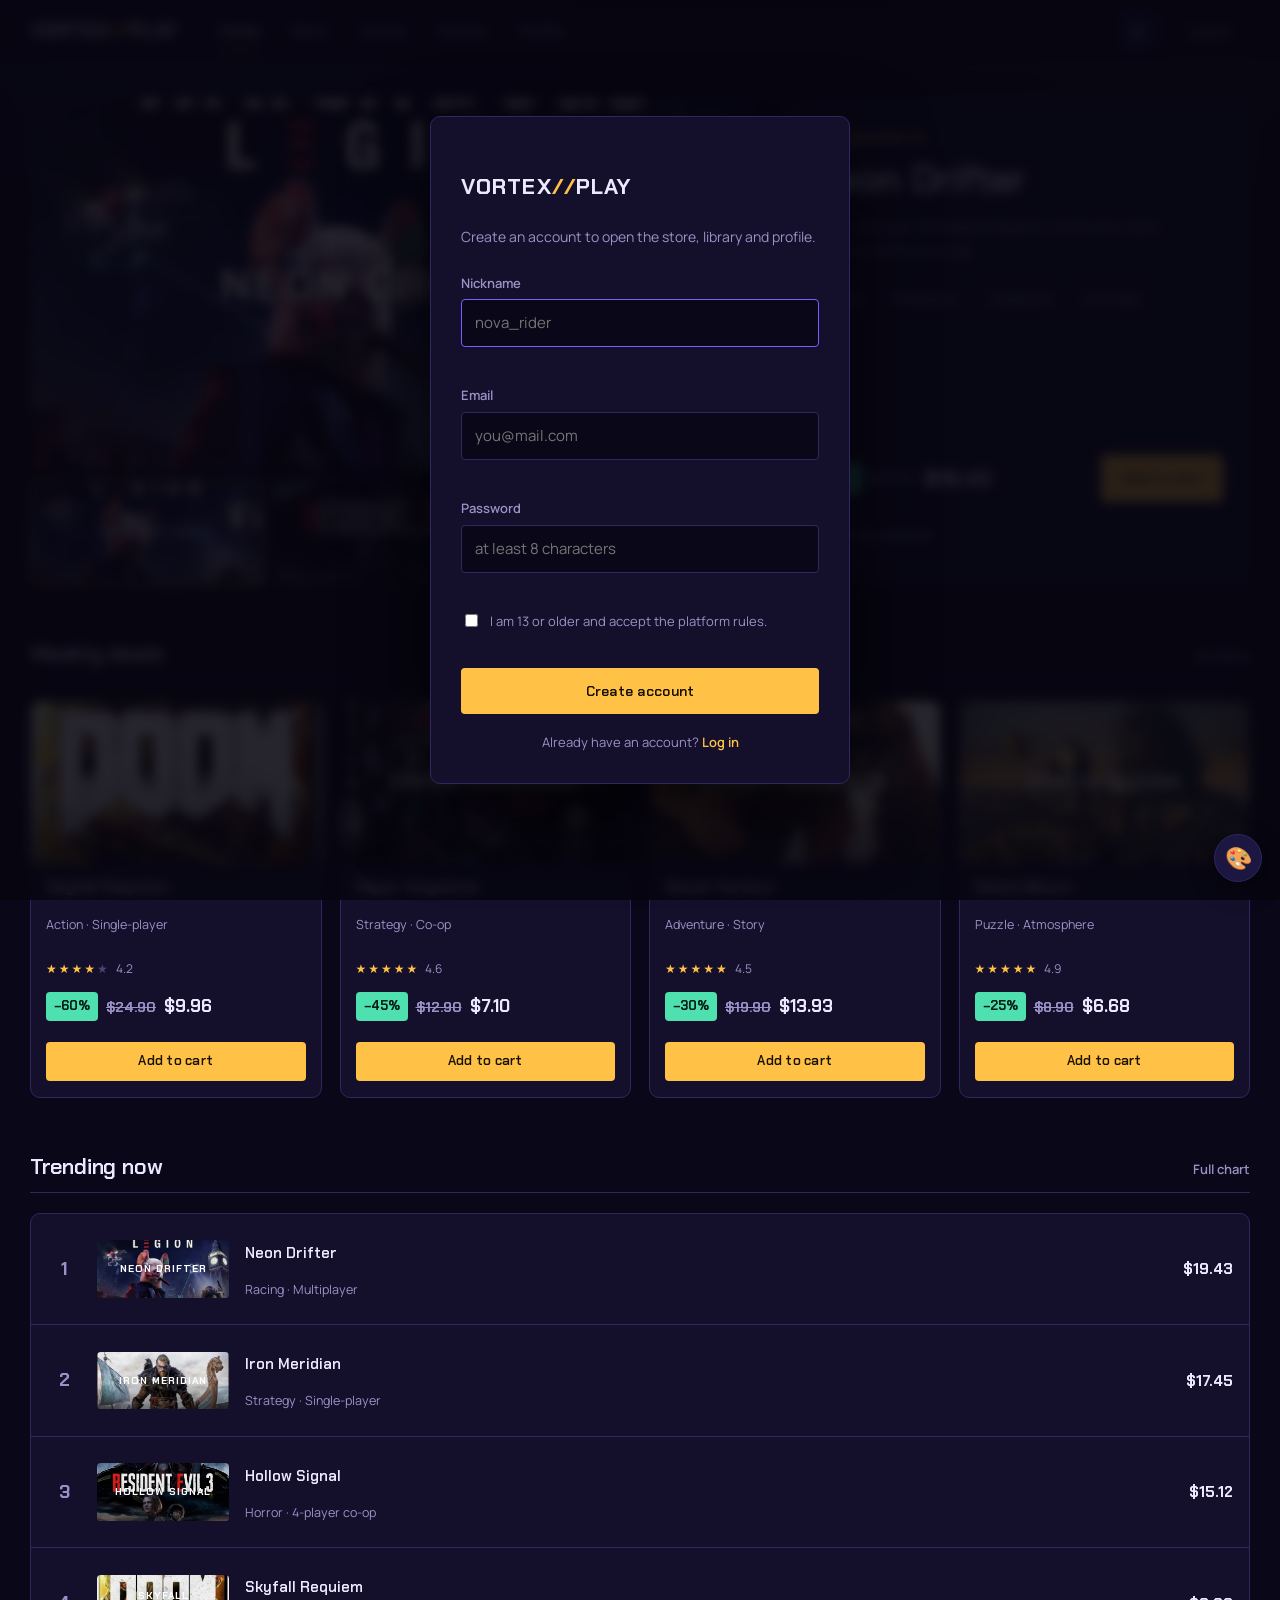
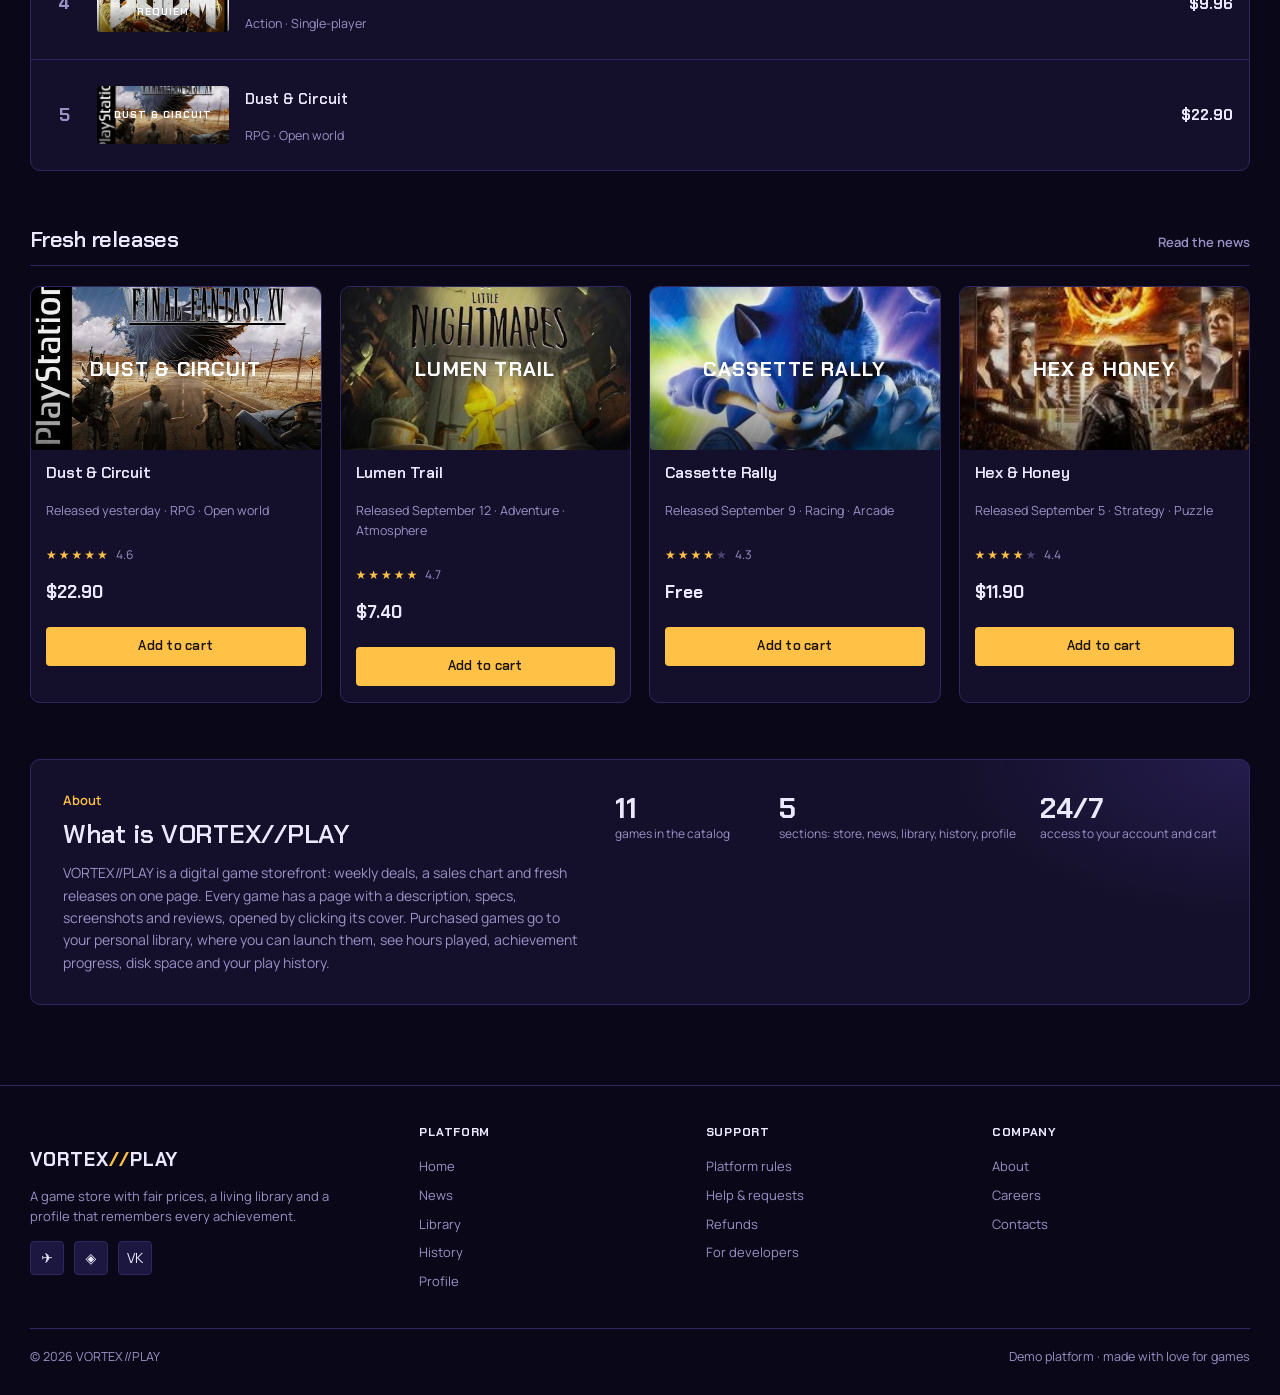
<file: index.html>
<!DOCTYPE html>
<html lang="en">
<head>
<meta charset="utf-8">
<meta name="description" content="VORTEX//PLAY — game store: weekly deals, sales chart and fresh releases. Click a cover to open the game page.">
<meta name="viewport" content="width=device-width, initial-scale=1">
<title>VORTEX//PLAY — store</title>
<link rel="preconnect" href="https://fonts.googleapis.com">
<link rel="preconnect" href="https://fonts.gstatic.com" crossorigin>
<link href="https://fonts.googleapis.com/css2?family=Chakra+Petch:wght@500;600;700&family=Manrope:wght@400;500;600;700&display=swap" rel="stylesheet">
<link rel="icon" href="data:image/svg+xml,%3Csvg xmlns='http://www.w3.org/2000/svg' viewBox='0 0 32 32'%3E%3Ctext y='26' font-size='26'%3E%F0%9F%8E%AE%3C/text%3E%3C/svg%3E">
<link rel="stylesheet" href="style.css">
<link rel="stylesheet" href="themes.css">
<script src="theme.js"></script>
</head>
<body data-page="home">

<header class="topbar">
  <div class="topbar__inner">
    <a class="logo" href="index.html">VORTEX<span>//</span>PLAY</a>
    <nav class="nav" id="main-nav">
      <a href="index.html" aria-current="page">Home</a>
      <a href="news.html">News</a>
      <a href="library.html">Library</a>
      <a href="history.html">History</a>
      <a href="profile.html">Profile</a>
    </nav>
    <div class="session" data-session></div>
    <button class="burger" type="button" data-burger aria-expanded="false" aria-controls="main-nav" aria-label="Open menu"><span class="burger__lines"></span></button>
  </div>
</header>

<main class="shell">

  <section class="hero" aria-label="Game of the week">
    <div class="hero__stage">
      <div class="cover hero__cover" id="hero-cover">
        <span class="cover__title" id="hero-cover-title"></span>
        <span class="cover__hint">Details</span>
      </div>
      <ol class="hero__picker" id="hero-picker" aria-label="Other picks"></ol>
    </div>

    <div class="hero__info">
      <p class="hero__kicker" id="hero-kicker"></p>
      <h1 id="hero-title">Neon Drifter</h1>
      <p class="hero__text" id="hero-text"></p>
      <ul class="tags" id="hero-tags"></ul>
      <div class="hero__buy">
        <div class="price">
          <span class="price__off" id="hero-off"></span>
          <span class="price__old" id="hero-old"></span>
          <span class="price__now" id="hero-now"></span>
        </div>
        <button class="btn btn--primary" type="button" id="hero-buy" data-buy="">Add to cart</button>
        <button class="btn btn--ghost" type="button" data-wish>Add to wishlist</button>
      </div>
    </div>
  </section>

  <section class="section">
    <div class="section__head"><h2>Weekly deals</h2><a href="#">All offers</a></div>
    <div class="grid" id="deals"></div>
  </section>

  <section class="section">
    <div class="section__head"><h2>Trending now</h2><a href="#">Full chart</a></div>
    <ol class="chart" id="chart"></ol>
  </section>

  <section class="section">
    <div class="section__head"><h2>Fresh releases</h2><a href="news.html">Read the news</a></div>
    <div class="grid" id="fresh"></div>
  </section>

  <section class="section about-site" aria-label="About the platform">
    <div class="about-site__card">
      <div class="about-site__text-block">
        <p class="hero__kicker">About</p>
        <h2>What is VORTEX//PLAY</h2>
        <p class="about-site__text">VORTEX//PLAY is a digital game storefront: weekly deals, a sales chart and fresh releases on one page. Every game has a page with a description, specs, screenshots and reviews, opened by clicking its cover. Purchased games go to your personal library, where you can launch them, see hours played, achievement progress, disk space and your play history.</p>
      </div>
      <ul class="about-site__stats">
        <li><b>11</b><span>games in the catalog</span></li>
        <li><b>5</b><span>sections: store, news, library, history, profile</span></li>
        <li><b>24/7</b><span>access to your account and cart</span></li>
      </ul>
    </div>
  </section>

</main>

<footer class="footer">
  <div class="shell footer__top">
    <div class="footer__brand">
      <p class="logo">VORTEX<span>//</span>PLAY</p>
      <p class="footer__about">A game store with fair prices, a living library and a profile that remembers every achievement.</p>
      <div class="footer__social" aria-label="Social media">
        <a href="#" aria-label="Telegram">✈</a>
        <a href="#" aria-label="Discord">◈</a>
        <a href="#" aria-label="VK">VK</a>
      </div>
    </div>
    <nav class="footer__col" aria-label="Site sections">
      <h3>Platform</h3>
      <a href="index.html">Home</a>
      <a href="news.html">News</a>
      <a href="library.html">Library</a>
      <a href="history.html">History</a>
      <a href="profile.html">Profile</a>
    </nav>
    <nav class="footer__col" aria-label="Support">
      <h3>Support</h3>
      <a href="#">Platform rules</a>
      <a href="#">Help &amp; requests</a>
      <a href="#">Refunds</a>
      <a href="#">For developers</a>
    </nav>
    <nav class="footer__col" aria-label="Company">
      <h3>Company</h3>
      <a href="#">About</a>
      <a href="#">Careers</a>
      <a href="#">Contacts</a>
    </nav>
  </div>
  <div class="shell footer__bottom">
    <span>© 2026 VORTEX//PLAY</span>
    <span>Demo platform · made with love for games</span>
  </div>
</footer>

<script src="app.js"></script>
</body>
</html>
</file>
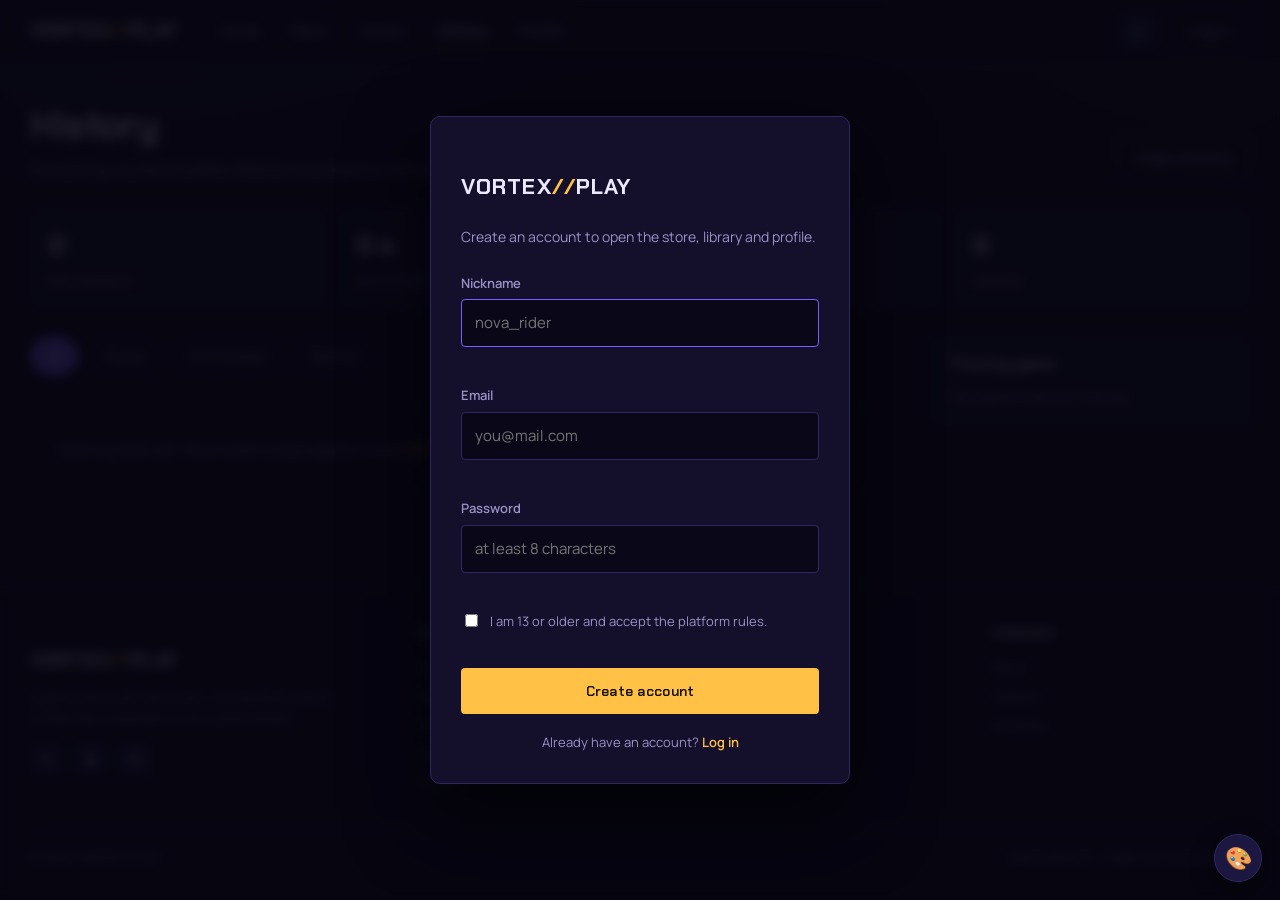
<file: history.html>
<!DOCTYPE html>
<html lang="en">
<head>
<meta charset="utf-8">
<meta name="description" content="VORTEX//PLAY history: what you downloaded, deleted and played, and for how long.">
<meta name="viewport" content="width=device-width, initial-scale=1">
<title>VORTEX//PLAY — history</title>
<link rel="preconnect" href="https://fonts.googleapis.com">
<link rel="preconnect" href="https://fonts.gstatic.com" crossorigin>
<link href="https://fonts.googleapis.com/css2?family=Chakra+Petch:wght@500;600;700&family=Manrope:wght@400;500;600;700&display=swap" rel="stylesheet">
<link rel="icon" href="data:image/svg+xml,%3Csvg xmlns='http://www.w3.org/2000/svg' viewBox='0 0 32 32'%3E%3Ctext y='26' font-size='26'%3E%F0%9F%8E%AE%3C/text%3E%3C/svg%3E">
<link rel="stylesheet" href="style.css">
<link rel="stylesheet" href="themes.css">
<script src="theme.js"></script>
</head>
<body data-page="history">

<header class="topbar">
  <div class="topbar__inner">
    <a class="logo" href="index.html">VORTEX<span>//</span>PLAY</a>
    <nav class="nav" id="main-nav">
      <a href="index.html">Home</a>
      <a href="news.html">News</a>
      <a href="library.html">Library</a>
      <a href="history.html" aria-current="page">History</a>
      <a href="profile.html">Profile</a>
    </nav>
    <div class="session" data-session></div>
    <button class="burger" type="button" data-burger aria-expanded="false" aria-controls="main-nav" aria-label="Open menu"><span class="burger__lines"></span></button>
  </div>
</header>

<main class="shell">

  <div class="page-head hist-head">
    <div>
      <h1>History</h1>
      <p>Everything you downloaded, deleted and played on this device.</p>
    </div>
    <button class="btn btn--ghost" id="hist-clear" type="button">Clear history</button>
  </div>

  <section class="hist-stats" id="hist-stats" aria-label="Summary"></section>

  <div class="hist-layout">
    <div>
      <div class="hist-filters" id="hist-filters" role="group" aria-label="Filter by action"></div>
      <ul class="ev-list" id="hist-list"></ul>
      <p class="hist-empty" id="hist-empty" hidden>Nothing here yet. Download or play a game in the <a href="library.html">Library</a> and it will show up here.</p>
    </div>
    <aside class="hist-games">
      <h2>Time by game</h2>
      <ul class="gt" id="hist-games"></ul>
    </aside>
  </div>

</main>

<footer class="footer">
  <div class="shell footer__top">
    <div class="footer__brand">
      <p class="logo">VORTEX<span>//</span>PLAY</p>
      <p class="footer__about">A game store with fair prices, a living library and a profile that remembers every achievement.</p>
      <div class="footer__social" aria-label="Social media">
        <a href="#" aria-label="Telegram">✈</a>
        <a href="#" aria-label="Discord">◈</a>
        <a href="#" aria-label="VK">VK</a>
      </div>
    </div>
    <nav class="footer__col" aria-label="Site sections">
      <h3>Platform</h3>
      <a href="index.html">Home</a>
      <a href="news.html">News</a>
      <a href="library.html">Library</a>
      <a href="history.html">History</a>
      <a href="profile.html">Profile</a>
    </nav>
    <nav class="footer__col" aria-label="Support">
      <h3>Support</h3>
      <a href="#">Platform rules</a>
      <a href="#">Help &amp; requests</a>
      <a href="#">Refunds</a>
      <a href="#">For developers</a>
    </nav>
    <nav class="footer__col" aria-label="Company">
      <h3>Company</h3>
      <a href="#">About</a>
      <a href="#">Careers</a>
      <a href="#">Contacts</a>
    </nav>
  </div>
  <div class="shell footer__bottom">
    <span>© 2026 VORTEX//PLAY</span>
    <span>Demo platform · made with love for games</span>
  </div>
</footer>

<script src="app.js"></script>
</body>
</html>
</file>
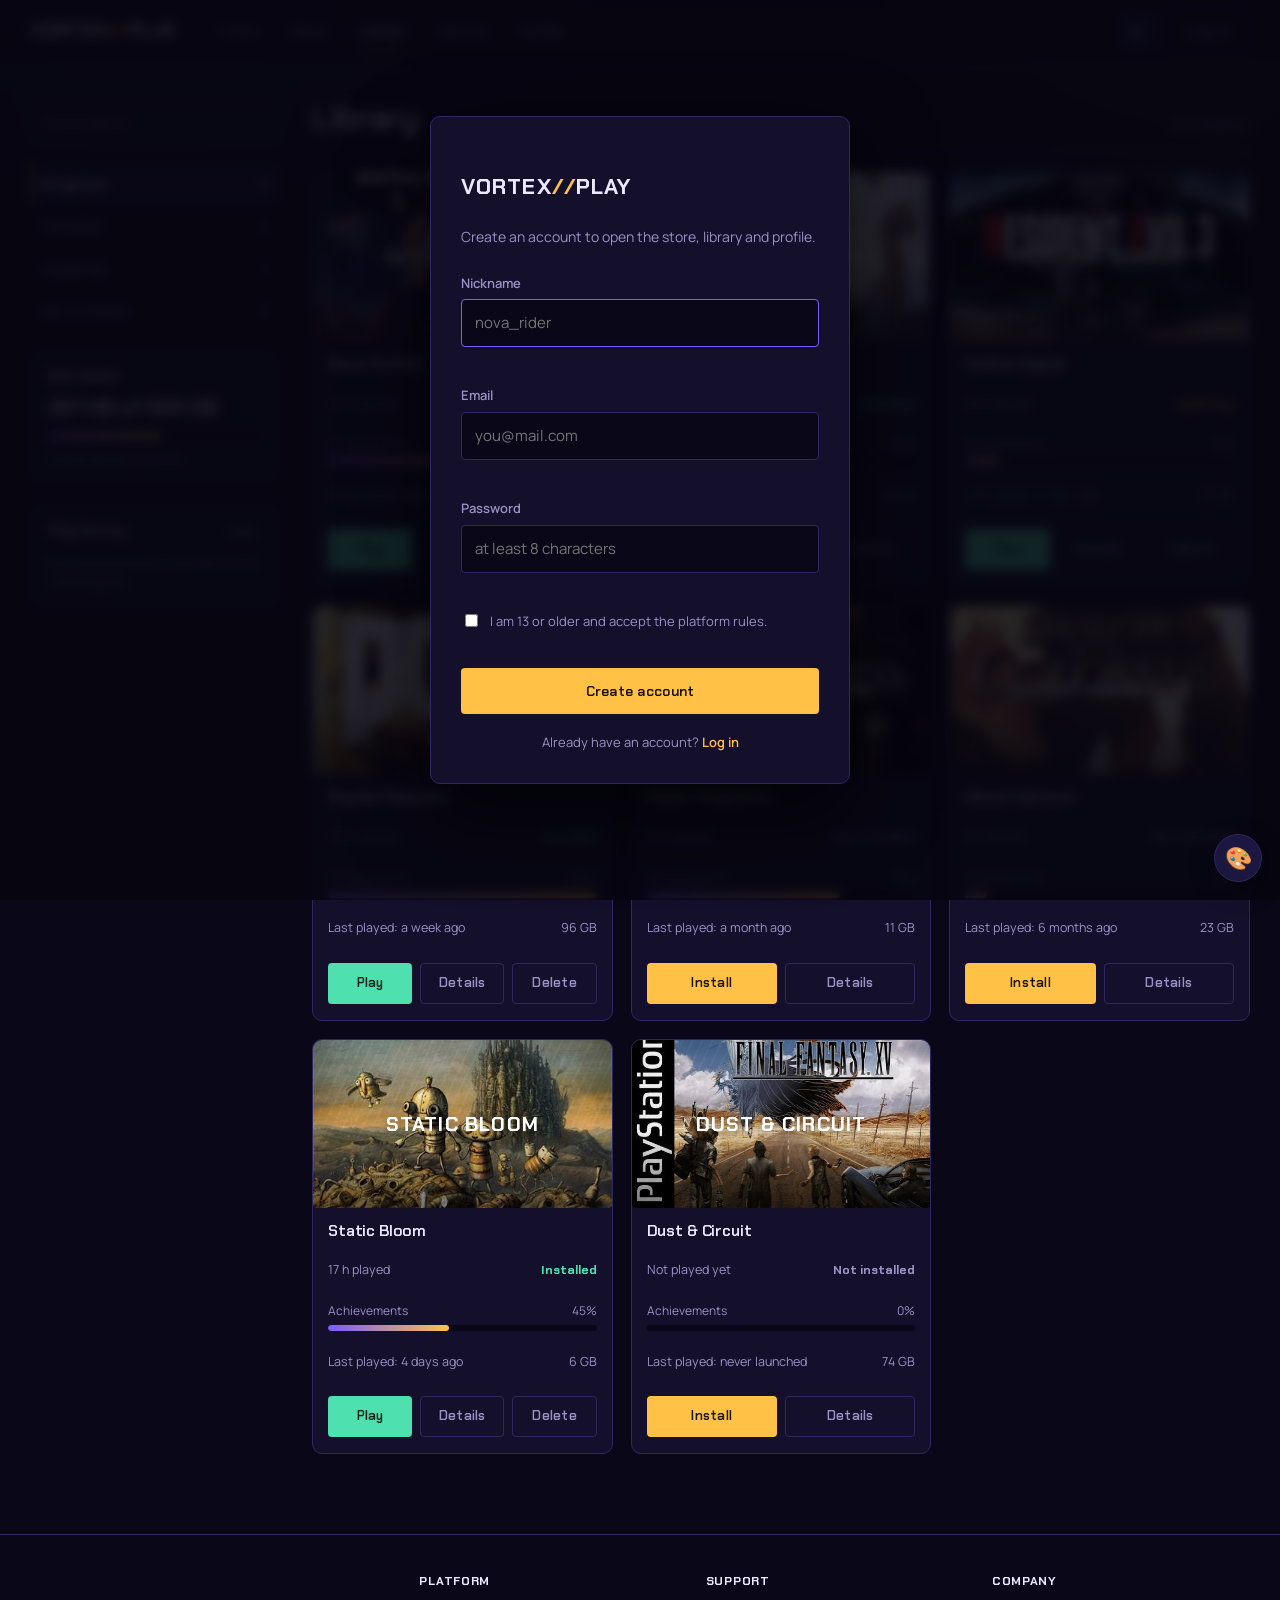
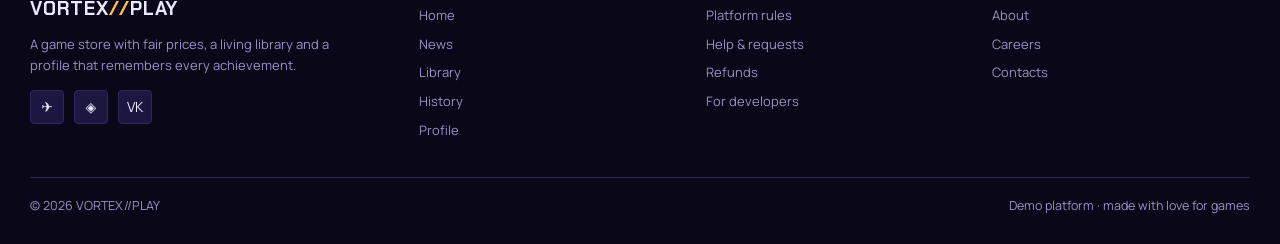
<file: library.html>
<!DOCTYPE html>
<html lang="en">
<head>
<meta charset="utf-8">
<meta name="description" content="VORTEX//PLAY library: your games, hours, achievements, disk space and play history.">
<meta name="viewport" content="width=device-width, initial-scale=1">
<title>VORTEX//PLAY — library</title>
<link rel="preconnect" href="https://fonts.googleapis.com">
<link rel="preconnect" href="https://fonts.gstatic.com" crossorigin>
<link href="https://fonts.googleapis.com/css2?family=Chakra+Petch:wght@500;600;700&family=Manrope:wght@400;500;600;700&display=swap" rel="stylesheet">
<link rel="icon" href="data:image/svg+xml,%3Csvg xmlns='http://www.w3.org/2000/svg' viewBox='0 0 32 32'%3E%3Ctext y='26' font-size='26'%3E%F0%9F%8E%AE%3C/text%3E%3C/svg%3E">
<link rel="stylesheet" href="style.css">
<link rel="stylesheet" href="themes.css">
<script src="theme.js"></script>
</head>
<body data-page="library">

<header class="topbar">
  <div class="topbar__inner">
    <a class="logo" href="index.html">VORTEX<span>//</span>PLAY</a>
    <nav class="nav" id="main-nav">
      <a href="index.html">Home</a>
      <a href="news.html">News</a>
      <a href="library.html" aria-current="page">Library</a>
      <a href="history.html">History</a>
      <a href="profile.html">Profile</a>
    </nav>
    <div class="session" data-session></div>
    <button class="burger" type="button" data-burger aria-expanded="false" aria-controls="main-nav" aria-label="Open menu"><span class="burger__lines"></span></button>
  </div>
</header>

<main class="shell lib">

  <aside class="lib__side">
    <label class="visually-hidden" for="search">Search the library</label>
    <input id="search" type="search" placeholder="Find a game" autocomplete="off">

    <nav class="lib__filters" id="lib-filters" aria-label="Game status"></nav>

    <section class="lib__disk">
      <h2>Disk space</h2>
      <p class="lib__disk-value" id="disk-value">—</p>
      <div class="bar"><span class="bar__fill" id="disk-bar"></span></div>
      <p class="lib__disk-note">Used by games in this list</p>
    </section>

    <section class="lib__disk lib__history">
      <div class="lib__history-head">
        <h2>Play history</h2>
        <button type="button" class="lib__history-clear" id="history-clear">Clear</button>
      </div>
      <ul class="history" id="history"></ul>
    </section>
  </aside>

  <div class="lib__main">
    <div class="lib__head">
      <h1>Library</h1>
      <p id="lib-count">—</p>
    </div>
    <div class="lastplayed" id="lastplayed" hidden></div>
    <div class="lib__grid" id="lib-grid"></div>
    <p class="lib__empty" id="lib-empty" hidden>Nothing found. Change your search or pick “All games”.</p>
  </div>

</main>

<footer class="footer">
  <div class="shell footer__top">
    <div class="footer__brand">
      <p class="logo">VORTEX<span>//</span>PLAY</p>
      <p class="footer__about">A game store with fair prices, a living library and a profile that remembers every achievement.</p>
      <div class="footer__social" aria-label="Social media">
        <a href="#" aria-label="Telegram">✈</a>
        <a href="#" aria-label="Discord">◈</a>
        <a href="#" aria-label="VK">VK</a>
      </div>
    </div>
    <nav class="footer__col" aria-label="Site sections">
      <h3>Platform</h3>
      <a href="index.html">Home</a>
      <a href="news.html">News</a>
      <a href="library.html">Library</a>
      <a href="history.html">History</a>
      <a href="profile.html">Profile</a>
    </nav>
    <nav class="footer__col" aria-label="Support">
      <h3>Support</h3>
      <a href="#">Platform rules</a>
      <a href="#">Help &amp; requests</a>
      <a href="#">Refunds</a>
      <a href="#">For developers</a>
    </nav>
    <nav class="footer__col" aria-label="Company">
      <h3>Company</h3>
      <a href="#">About</a>
      <a href="#">Careers</a>
      <a href="#">Contacts</a>
    </nav>
  </div>
  <div class="shell footer__bottom">
    <span>© 2026 VORTEX//PLAY</span>
    <span>Demo platform · made with love for games</span>
  </div>
</footer>

<script src="app.js"></script>
</body>
</html>
</file>
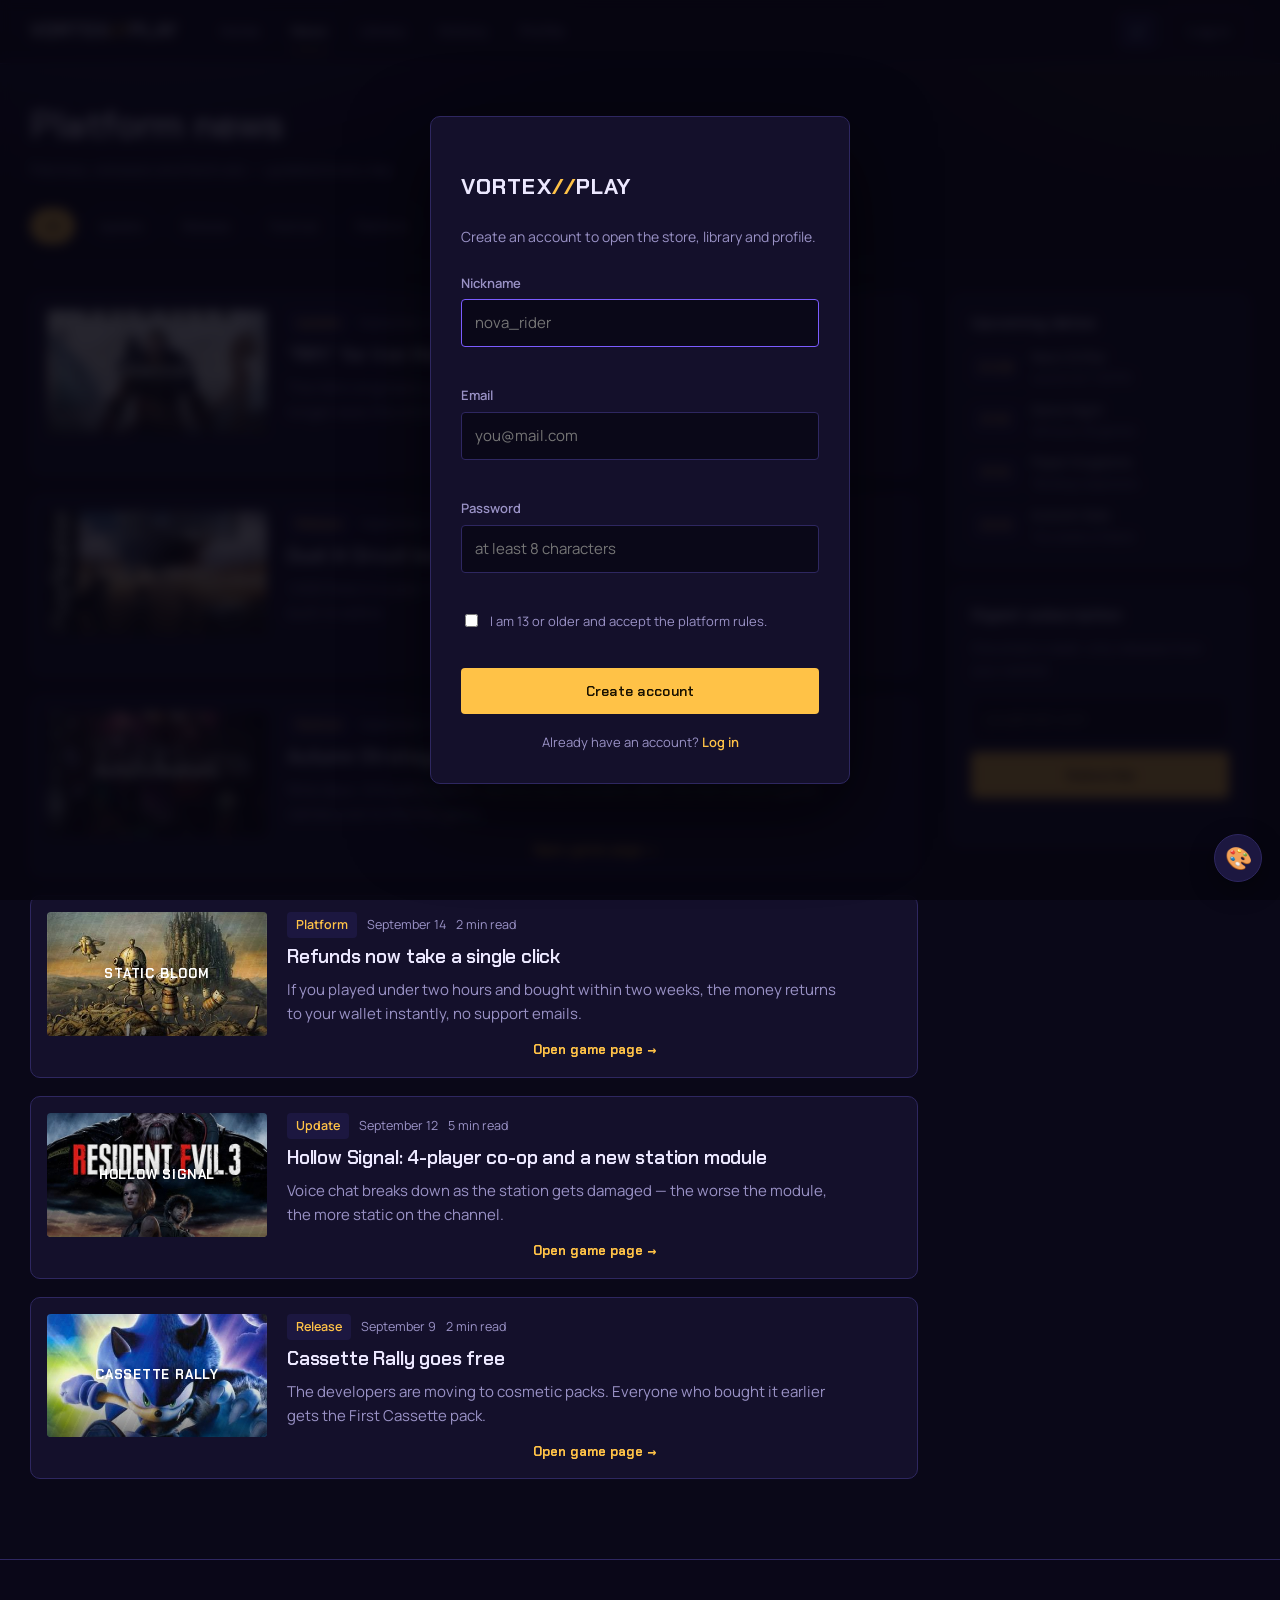
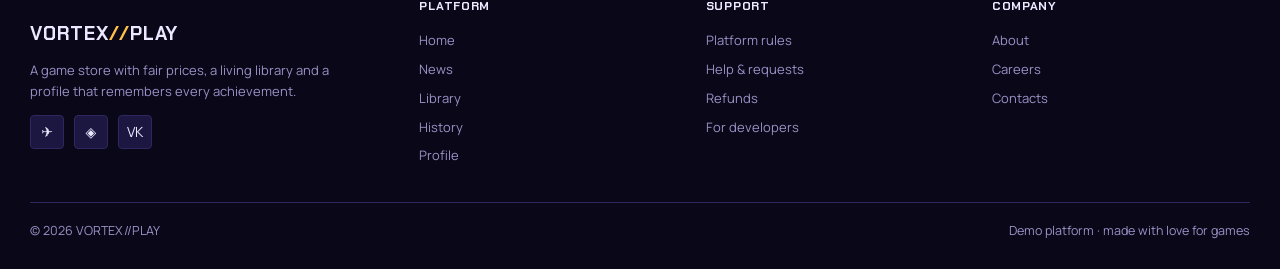
<file: news.html>
<!DOCTYPE html>
<html lang="en">
<head>
<meta charset="utf-8">
<meta name="description" content="VORTEX//PLAY news: patches, releases and festivals.">
<meta name="viewport" content="width=device-width, initial-scale=1">
<title>VORTEX//PLAY — news</title>
<link rel="preconnect" href="https://fonts.googleapis.com">
<link rel="preconnect" href="https://fonts.gstatic.com" crossorigin>
<link href="https://fonts.googleapis.com/css2?family=Chakra+Petch:wght@500;600;700&family=Manrope:wght@400;500;600;700&display=swap" rel="stylesheet">
<link rel="icon" href="data:image/svg+xml,%3Csvg xmlns='http://www.w3.org/2000/svg' viewBox='0 0 32 32'%3E%3Ctext y='26' font-size='26'%3E%F0%9F%8E%AE%3C/text%3E%3C/svg%3E">
<link rel="stylesheet" href="style.css">
<link rel="stylesheet" href="themes.css">
<script src="theme.js"></script>
</head>
<body data-page="news">

<header class="topbar">
  <div class="topbar__inner">
    <a class="logo" href="index.html">VORTEX<span>//</span>PLAY</a>
    <nav class="nav" id="main-nav">
      <a href="index.html">Home</a>
      <a href="news.html" aria-current="page">News</a>
      <a href="library.html">Library</a>
      <a href="history.html">History</a>
      <a href="profile.html">Profile</a>
    </nav>
    <div class="session" data-session></div>
    <button class="burger" type="button" data-burger aria-expanded="false" aria-controls="main-nav" aria-label="Open menu"><span class="burger__lines"></span></button>
  </div>
</header>

<main class="shell">

  <div class="page-head">
    <h1>Platform news</h1>
    <p>Patches, releases and festivals — updated every day.</p>
  </div>

  <div class="filters" id="filters" role="group" aria-label="Filter by topic"></div>

  <div class="news-layout">
    <div>
      <div class="feed" id="feed"></div>
      <p class="feed__empty" id="feed-empty" hidden>Nothing here yet. Pick “All” or check back tomorrow.</p>
    </div>

    <aside class="rail">
      <section class="rail__box">
        <h2>Upcoming dates</h2>
        <ol class="dates" id="dates"></ol>
      </section>
      <section class="rail__box">
        <h2>Digest subscription</h2>
        <p class="rail__text">One email a week: only releases from your wishlist.</p>
        <form class="rail__form" id="digest">
          <label class="visually-hidden" for="digest-mail">Email</label>
          <input id="digest-mail" type="email" placeholder="you@mail.com" required>
          <button class="btn btn--primary btn--block" type="submit">Subscribe</button>
          <span class="rail__status" id="digest-status" role="status"></span>
        </form>
      </section>
    </aside>
  </div>

</main>

<footer class="footer">
  <div class="shell footer__top">
    <div class="footer__brand">
      <p class="logo">VORTEX<span>//</span>PLAY</p>
      <p class="footer__about">A game store with fair prices, a living library and a profile that remembers every achievement.</p>
      <div class="footer__social" aria-label="Social media">
        <a href="#" aria-label="Telegram">✈</a>
        <a href="#" aria-label="Discord">◈</a>
        <a href="#" aria-label="VK">VK</a>
      </div>
    </div>
    <nav class="footer__col" aria-label="Site sections">
      <h3>Platform</h3>
      <a href="index.html">Home</a>
      <a href="news.html">News</a>
      <a href="library.html">Library</a>
      <a href="history.html">History</a>
      <a href="profile.html">Profile</a>
    </nav>
    <nav class="footer__col" aria-label="Support">
      <h3>Support</h3>
      <a href="#">Platform rules</a>
      <a href="#">Help &amp; requests</a>
      <a href="#">Refunds</a>
      <a href="#">For developers</a>
    </nav>
    <nav class="footer__col" aria-label="Company">
      <h3>Company</h3>
      <a href="#">About</a>
      <a href="#">Careers</a>
      <a href="#">Contacts</a>
    </nav>
  </div>
  <div class="shell footer__bottom">
    <span>© 2026 VORTEX//PLAY</span>
    <span>Demo platform · made with love for games</span>
  </div>
</footer>

<script src="app.js"></script>
</body>
</html>
</file>
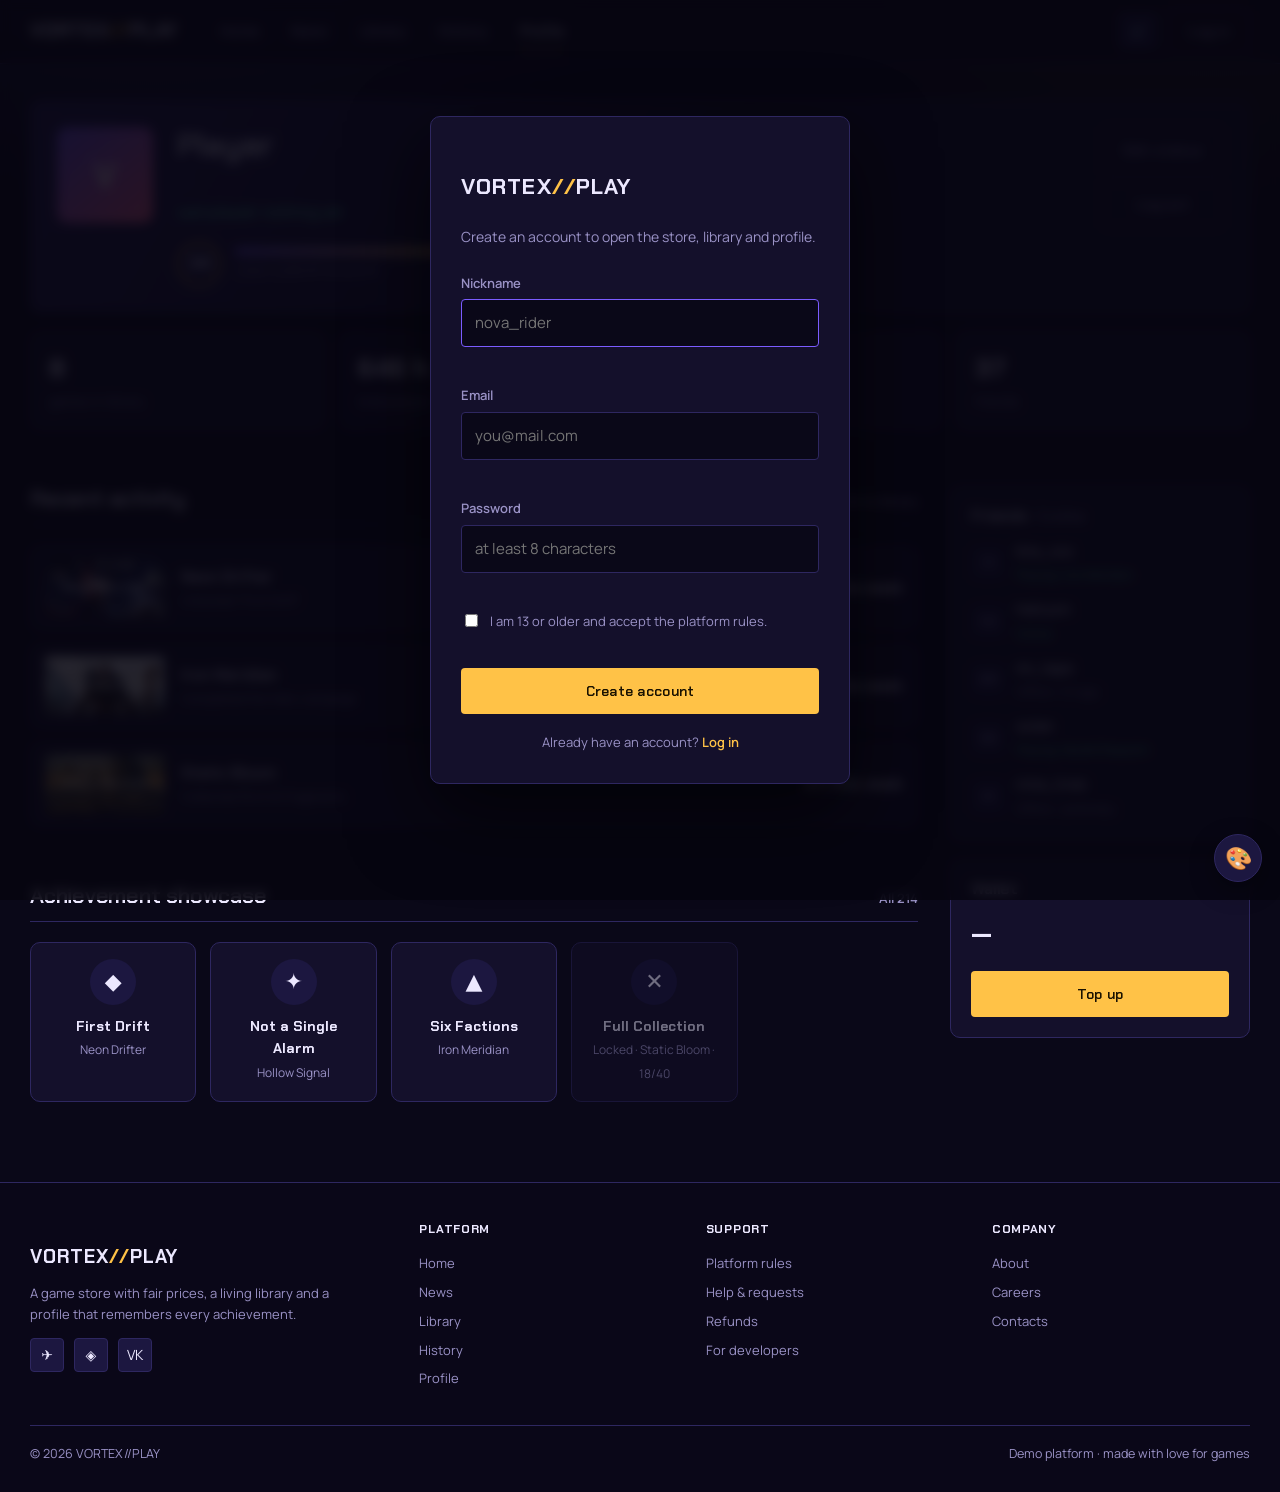
<file: profile.html>
<!DOCTYPE html>
<html lang="en">
<head>
<meta charset="utf-8">
<meta name="description" content="VORTEX//PLAY profile: level, achievements, activity and friends.">
<meta name="viewport" content="width=device-width, initial-scale=1">
<title>VORTEX//PLAY — profile</title>
<link rel="preconnect" href="https://fonts.googleapis.com">
<link rel="preconnect" href="https://fonts.gstatic.com" crossorigin>
<link href="https://fonts.googleapis.com/css2?family=Chakra+Petch:wght@500;600;700&family=Manrope:wght@400;500;600;700&display=swap" rel="stylesheet">
<link rel="icon" href="data:image/svg+xml,%3Csvg xmlns='http://www.w3.org/2000/svg' viewBox='0 0 32 32'%3E%3Ctext y='26' font-size='26'%3E%F0%9F%8E%AE%3C/text%3E%3C/svg%3E">
<link rel="stylesheet" href="style.css">
<link rel="stylesheet" href="themes.css">
<script src="theme.js"></script>
</head>
<body data-page="profile">

<header class="topbar">
  <div class="topbar__inner">
    <a class="logo" href="index.html">VORTEX<span>//</span>PLAY</a>
    <nav class="nav" id="main-nav">
      <a href="index.html">Home</a>
      <a href="news.html">News</a>
      <a href="library.html">Library</a>
      <a href="history.html">History</a>
      <a href="profile.html" aria-current="page">Profile</a>
    </nav>
    <div class="session" data-session></div>
    <button class="burger" type="button" data-burger aria-expanded="false" aria-controls="main-nav" aria-label="Open menu"><span class="burger__lines"></span></button>
  </div>
</header>

<main class="shell">

  <section class="card-me">
    <div class="card-me__avatar" id="me-avatar">V</div>
    <div class="card-me__info">
      <h1 id="me-nick">Player</h1>
      <p class="card-me__mail" id="me-mail">—</p>
      <p class="card-me__status" id="me-status">Last played: —</p>
      <div class="level">
        <span class="level__badge" id="me-level">24</span>
        <div class="level__bar">
          <div class="level__track"><span id="me-xp"></span></div>
          <p>1,340 / 2,000 XP to level 25</p>
        </div>
      </div>
    </div>
    <div class="card-me__actions">
      <button class="btn btn--ghost" type="button" id="edit-status">Edit status</button>
      <button class="btn btn--ghost" type="button" data-logout>Log out</button>
    </div>
  </section>

  <section class="stats" id="stats" aria-label="Statistics"></section>

  <div class="profile-layout">
    <div>
      <section class="section">
        <div class="section__head"><h2>Recent activity</h2><a href="library.html">Go to library</a></div>
        <ul class="activity" id="activity"></ul>
      </section>

      <section class="section">
        <div class="section__head"><h2>Achievement showcase</h2><a href="#">All 214</a></div>
        <div class="awards" id="awards"></div>
      </section>
    </div>

    <aside class="side">
      <section class="side__box">
        <h2>Friends <span id="friends-online"></span></h2>
        <ul class="friends" id="friends"></ul>
      </section>
      <section class="side__box">
        <h2>Wallet</h2>
        <p class="wallet" id="wallet">—</p>
        <button class="btn btn--primary btn--block" type="button" data-topup>Top up</button>
      </section>
    </aside>
  </div>

</main>

<footer class="footer">
  <div class="shell footer__top">
    <div class="footer__brand">
      <p class="logo">VORTEX<span>//</span>PLAY</p>
      <p class="footer__about">A game store with fair prices, a living library and a profile that remembers every achievement.</p>
      <div class="footer__social" aria-label="Social media">
        <a href="#" aria-label="Telegram">✈</a>
        <a href="#" aria-label="Discord">◈</a>
        <a href="#" aria-label="VK">VK</a>
      </div>
    </div>
    <nav class="footer__col" aria-label="Site sections">
      <h3>Platform</h3>
      <a href="index.html">Home</a>
      <a href="news.html">News</a>
      <a href="library.html">Library</a>
      <a href="history.html">History</a>
      <a href="profile.html">Profile</a>
    </nav>
    <nav class="footer__col" aria-label="Support">
      <h3>Support</h3>
      <a href="#">Platform rules</a>
      <a href="#">Help &amp; requests</a>
      <a href="#">Refunds</a>
      <a href="#">For developers</a>
    </nav>
    <nav class="footer__col" aria-label="Company">
      <h3>Company</h3>
      <a href="#">About</a>
      <a href="#">Careers</a>
      <a href="#">Contacts</a>
    </nav>
  </div>
  <div class="shell footer__bottom">
    <span>© 2026 VORTEX//PLAY</span>
    <span>Demo platform · made with love for games</span>
  </div>
</footer>

<script src="app.js"></script>
</body>
</html>
</file>
<file: style.css>
:root {
  --void: #0a0818;
  --panel: #14102b;
  --panel-2: #1c1740;
  --line: #2e2760;
  --text: #ece8ff;
  --muted: #9a92c6;
  --amber: #ffc247;
  --violet: #7b5cff;
  --mint: #4fe0b0;
  --danger: #ff4d6d;

  --radius-s: 4px;
  --radius-m: 10px;
  --shell: 1220px;
  --nav-h: 64px;

  --font-display: "Chakra Petch", "Segoe UI", sans-serif;
  --font-body: "Manrope", system-ui, sans-serif;
}

* { box-sizing: border-box; }

html { scroll-behavior: smooth; }

body {
  margin: 0;
  min-height: 100vh;
  background: var(--void);
  background-image:
    radial-gradient(900px 500px at 12% -10%, rgba(123, 92, 255, .22), transparent 60%),
    radial-gradient(700px 400px at 95% 0%, rgba(255, 194, 71, .10), transparent 55%);
  background-attachment: fixed;
  color: var(--text);
  font-family: var(--font-body);
  font-size: 15px;
  line-height: 1.6;
  -webkit-font-smoothing: antialiased;
}

body.is-locked { overflow: hidden; }

h1, h2, h3, h4 {
  font-family: var(--font-display);
  font-weight: 600;
  letter-spacing: -0.01em;
  line-height: 1.15;
  margin: 0;
}

a { color: inherit; text-decoration: none; }

img { max-width: 100%; display: block; }

button, input, select, textarea { font: inherit; color: inherit; }

:focus-visible {
  outline: 2px solid var(--amber);
  outline-offset: 3px;
  border-radius: 2px;
}

.shell {
  width: min(100% - 40px, var(--shell));
  margin-inline: auto;
}



.topbar {
  position: sticky;
  top: 0;
  z-index: 40;
  height: var(--nav-h);
  display: flex;
  align-items: center;
  background: rgba(10, 8, 24, .82);
  backdrop-filter: blur(14px);
  border-bottom: 1px solid var(--line);
}

.topbar__inner {
  display: flex;
  align-items: center;
  gap: 28px;
  width: min(100% - 40px, var(--shell));
  margin-inline: auto;
}

.logo {
  font-family: var(--font-display);
  font-size: 19px;
  font-weight: 700;
  letter-spacing: .04em;
  white-space: nowrap;
}

.logo span { color: var(--amber); }

.nav {
  display: flex;
  gap: 4px;
  margin-right: auto;
  overflow-x: auto;
  scrollbar-width: none;
}

.nav::-webkit-scrollbar { display: none; }

.nav a {
  position: relative;
  padding: 8px 14px;
  border-radius: var(--radius-s);
  color: var(--muted);
  font-size: 14px;
  font-weight: 600;
  white-space: nowrap;
  transition: color .15s, background .15s;
}

.nav a:hover { color: var(--text); background: var(--panel-2); }

.nav a[aria-current="page"] { color: var(--text); }

.nav a[aria-current="page"]::after {
  content: "";
  position: absolute;
  left: 14px;
  right: 14px;
  bottom: -1px;
  height: 2px;
  background: var(--amber);
}

.session {
  display: flex;
  align-items: center;
  gap: 10px;
  font-size: 13px;
  color: var(--muted);
}

.session__avatar {
  width: 32px;
  height: 32px;
  border-radius: var(--radius-s);
  display: grid;
  place-items: center;
  background: linear-gradient(140deg, var(--violet), #ff6a9c);
  font-family: var(--font-display);
  font-weight: 700;
  color: #fff;
}

.session__name { color: var(--text); font-weight: 600; }

.session__wallet { color: var(--mint); font-weight: 600; }



.btn {
  display: inline-flex;
  align-items: center;
  justify-content: center;
  gap: 8px;
  padding: 11px 20px;
  border: 1px solid transparent;
  border-radius: var(--radius-s);
  background: var(--panel-2);
  font-family: var(--font-display);
  font-size: 14px;
  font-weight: 600;
  letter-spacing: .02em;
  cursor: pointer;
  transition: background .15s, border-color .15s, transform .08s;
}

.btn:hover { background: #26205a; }
.btn:active { transform: translateY(1px); }

.btn--primary { background: var(--amber); color: #1a1200; }
.btn--primary:hover { background: #ffd071; }

.btn--play { background: var(--mint); color: #062018; }
.btn--play:hover { background: #6cecc2; }

.btn--ghost { background: transparent; border-color: var(--line); color: var(--muted); }
.btn--ghost:hover { background: var(--panel-2); color: var(--text); }

.btn--block { width: 100%; }



.section { margin-top: 56px; }

.section__head {
  display: flex;
  align-items: baseline;
  justify-content: space-between;
  gap: 16px;
  padding-bottom: 12px;
  margin-bottom: 20px;
  border-bottom: 1px solid var(--line);
}

.section__head h2 { font-size: 22px; }

.section__head a { font-size: 13px; color: var(--muted); font-weight: 600; }
.section__head a:hover { color: var(--amber); }



.cover {
  position: relative;
  aspect-ratio: 16 / 9;
  border-radius: var(--radius-s);
  overflow: hidden;
  display: grid;
  place-items: center;
  background: var(--panel-2);
}

.cover::before {
  content: "";
  position: absolute;
  inset: 0;
  background: linear-gradient(0deg, rgba(0,0,0,.55), rgba(0,0,0,.05) 45%);
  z-index: 0;
}

.cover::after {
  content: "";
  position: absolute;
  inset: 0;
  background: repeating-linear-gradient(115deg, rgba(255, 255, 255, .05) 0 2px, transparent 2px 9px);
  mix-blend-mode: overlay;
}

.cover[data-game] {
  cursor: pointer;
  transition: filter .15s, transform .1s;
}

.cover[data-game]:hover { filter: brightness(1.12); }
.cover[data-game]:active { transform: scale(.99); }
.cover[data-game]:focus-visible { outline: 2px solid var(--amber); outline-offset: 2px; }

.cover__title {
  position: relative;
  z-index: 1;
  padding: 0 14px;
  font-family: var(--font-display);
  font-size: clamp(14px, 2.2vw, 20px);
  font-weight: 700;
  letter-spacing: .06em;
  text-align: center;
  text-transform: uppercase;
  color: #fff;
  text-shadow: 0 2px 14px rgba(0, 0, 0, .6);
}



.cover {
  background-color: #1b1638;
  background-size: cover;
  background-position: center;
  background-repeat: no-repeat;
}

.cover__hint {
  position: absolute;
  z-index: 2;
  right: 8px;
  bottom: 8px;
  padding: 3px 9px;
  border-radius: 999px;
  background: rgba(10, 8, 24, .72);
  border: 1px solid rgba(236, 232, 255, .22);
  font-size: 11px;
  color: var(--text);
  opacity: 0;
  transform: translateY(4px);
  transition: opacity .16s, transform .16s;
}

.cover[data-game]:hover .cover__hint,
.cover[data-game]:focus-visible .cover__hint { opacity: 1; transform: none; }



.about-site__card {
  display: flex;
  flex-wrap: wrap;
  gap: 28px;
  justify-content: space-between;
  align-items: flex-start;
  padding: 30px 32px;
  border: 1px solid var(--line);
  border-radius: var(--radius-m);
  background: var(--panel);
  background-image: radial-gradient(500px 260px at 100% 0%, rgba(123, 92, 255, .16), transparent 60%);
}

.about-site__text-block { flex: 1 1 360px; }
.about-site__text-block h2 { margin: 6px 0 12px; font-size: clamp(20px, 3vw, 26px); }

.about-site__text {
  margin: 0;
  max-width: 62ch;
  color: var(--muted);
  font-size: 14px;
}

.about-site__stats {
  display: flex;
  flex-wrap: wrap;
  gap: 24px;
  margin: 4px 0 0;
  padding: 0;
  list-style: none;
}

.about-site__stats li {
  display: flex;
  flex-direction: column;
  min-width: 140px;
}

.about-site__stats b { font-family: var(--font-display); font-size: 28px; line-height: 1.1; }
.about-site__stats span { font-size: 12px; color: var(--muted); }



.footer {
  margin-top: 80px;
  padding-top: 40px;
  border-top: 1px solid var(--line);
  background: rgba(10, 8, 24, .6);
}

.footer__top {
  display: grid;
  grid-template-columns: 1.4fr 1fr 1fr 1fr;
  gap: 28px;
  padding-bottom: 32px;
}

.footer__brand .logo { margin-bottom: 10px; }

.footer__about {
  max-width: 320px;
  margin: 0 0 14px;
  color: var(--muted);
  font-size: 13px;
}

.footer__social { display: flex; gap: 10px; }

.footer__social a {
  width: 34px;
  height: 34px;
  display: grid;
  place-items: center;
  border: 1px solid var(--line);
  border-radius: var(--radius-s);
  background: var(--panel-2);
  font-size: 14px;
  transition: border-color .15s, transform .15s;
}

.footer__social a:hover { border-color: var(--amber); transform: translateY(-2px); }

.footer__col h3 {
  margin: 0 0 12px;
  font-size: 12px;
  font-weight: 700;
  text-transform: uppercase;
  letter-spacing: .06em;
  color: var(--text);
}

.footer__col a {
  display: block;
  padding: 4px 0;
  font-size: 13px;
  color: var(--muted);
}

.footer__col a:hover { color: var(--amber); }

.footer__bottom {
  display: flex;
  flex-wrap: wrap;
  justify-content: space-between;
  gap: 12px;
  padding: 18px 0 28px;
  border-top: 1px solid var(--line);
  color: var(--muted);
  font-size: 12.5px;
}

@media (max-width: 760px) {
  .footer__top { grid-template-columns: 1fr 1fr; }
}

@media (max-width: 480px) {
  .about-site__card { padding: 24px 20px; }
  .footer__top { grid-template-columns: 1fr; }
  .footer__bottom { justify-content: center; text-align: center; }
}




.gate {
  position: fixed;
  inset: 0;
  z-index: 100;
  display: grid;
  place-items: center;
  padding: 20px;
  background: rgba(6, 5, 16, .86);
  backdrop-filter: blur(6px);
}

.gate[hidden] { display: none; }

.gate__card {
  width: min(100%, 420px);
  max-height: calc(100vh - 40px);
  overflow-y: auto;
  padding: 30px;
  border: 1px solid var(--line);
  border-radius: var(--radius-m);
  background: var(--panel);
  box-shadow: 0 30px 80px rgba(0, 0, 0, .6);
}

.gate__logo {
  font-family: var(--font-display);
  font-size: 22px;
  font-weight: 700;
  letter-spacing: .05em;
}

.gate__logo span { color: var(--amber); }

.gate__lead {
  margin: 8px 0 24px;
  color: var(--muted);
  font-size: 14px;
}

.field { margin-bottom: 16px; }

.field label {
  display: block;
  margin-bottom: 6px;
  font-size: 13px;
  font-weight: 600;
  color: var(--muted);
}

.field input {
  width: 100%;
  padding: 11px 13px;
  border: 1px solid var(--line);
  border-radius: var(--radius-s);
  background: var(--void);
  transition: border-color .15s;
}

.field input:focus { border-color: var(--violet); outline: none; }

.field input[aria-invalid="true"] { border-color: var(--danger); }

.field__error {
  display: block;
  margin-top: 6px;
  min-height: 16px;
  font-size: 12px;
  color: var(--danger);
}

.gate__row {
  display: flex;
  align-items: flex-start;
  gap: 9px;
  margin: 4px 0 20px;
  font-size: 13px;
  color: var(--muted);
}

.gate__row input { margin-top: 3px; accent-color: var(--amber); }

.gate__switch {
  margin: 18px 0 0;
  text-align: center;
  font-size: 13px;
  color: var(--muted);
}

.gate__switch button {
  border: 0;
  background: none;
  padding: 0;
  color: var(--amber);
  font-weight: 600;
  cursor: pointer;
}

.gate__switch button:hover { text-decoration: underline; }



.game-modal { padding: 0; align-items: stretch; }

.game-modal__card {
  position: relative;
  display: flex;
  flex-direction: column;
  width: min(100%, 760px);
  max-height: min(92vh, 900px);
  margin: auto;
  border: 1px solid var(--line);
  border-radius: var(--radius-m);
  background: var(--panel);
  box-shadow: 0 30px 90px rgba(0, 0, 0, .65);
  overflow: hidden;
}

.game-modal__close {
  position: absolute;
  top: 14px;
  right: 14px;
  z-index: 3;
  width: 36px;
  height: 36px;
  display: grid;
  place-items: center;
  border: 1px solid rgba(236, 232, 255, .25);
  border-radius: 50%;
  background: rgba(10, 8, 24, .7);
  backdrop-filter: blur(6px);
  font-size: 20px;
  line-height: 1;
  cursor: pointer;
  transition: background .15s, transform .15s;
}

.game-modal__close:hover { background: var(--danger); color: #fff; transform: scale(1.06); }

.game-modal__hero {
  position: relative;
  min-height: 230px;
  display: flex;
  align-items: flex-end;
  padding: 24px 26px 20px;
  background-size: cover;
  background-position: center;
  flex: none;
}

.game-modal__hero-text { position: relative; z-index: 1; }

.game-modal__genre {
  margin: 0 0 6px;
  font-size: 12px;
  font-weight: 700;
  letter-spacing: .06em;
  text-transform: uppercase;
  color: var(--amber);
}

.game-modal__card h2 { font-size: clamp(22px, 4vw, 32px); }

.game-modal__short {
  margin: 8px 0 0;
  max-width: 54ch;
  color: #cfc8f2;
  font-size: 14px;
}

.game-modal__scroll {
  flex: 1;
  min-height: 0;
  overflow-y: auto;
  padding: 22px 26px 26px;
}


.facts {
  display: grid;
  grid-template-columns: repeat(auto-fit, minmax(120px, 1fr));
  gap: 10px;
  margin: 0 0 18px;
  padding: 0;
  list-style: none;
}

.facts li {
  padding: 10px 12px;
  border: 1px solid var(--line);
  border-radius: var(--radius-s);
  background: var(--panel-2);
}

.facts span { display: block; font-size: 11px; color: var(--muted); }
.facts b { font-size: 14px; }

.game-modal__tags { margin: 0 0 20px; }
.game-modal__tags[hidden] { display: none; }


.tabs {
  display: flex;
  gap: 4px;
  margin-bottom: 18px;
  padding: 4px;
  border: 1px solid var(--line);
  border-radius: var(--radius-m);
  background: var(--void);
}

.tabs button {
  flex: 1;
  padding: 9px 12px;
  border: 0;
  border-radius: var(--radius-s);
  background: transparent;
  color: var(--muted);
  font-size: 13px;
  font-weight: 600;
  cursor: pointer;
  transition: background .15s, color .15s;
}

.tabs button:hover { color: var(--text); }
.tabs button[aria-selected="true"] { background: var(--violet); color: #fff; }

.pane[hidden] { display: none; }

.game-modal__text { margin: 0; color: var(--muted); }

.game-modal__sub { margin: 22px 0 10px; font-size: 15px; }

.features {
  display: grid;
  grid-template-columns: repeat(auto-fit, minmax(210px, 1fr));
  gap: 8px;
  margin: 0;
  padding: 0;
  list-style: none;
}

.features li {
  position: relative;
  padding-left: 20px;
  font-size: 13.5px;
  color: var(--muted);
}

.features li::before {
  content: "\25C6";
  position: absolute;
  left: 0;
  color: var(--mint);
  font-size: 10px;
}


.shots {
  display: grid;
  grid-template-columns: repeat(auto-fit, minmax(170px, 1fr));
  gap: 10px;
}

.shots img {
  width: 100%;
  aspect-ratio: 16 / 9;
  object-fit: cover;
  border: 1px solid var(--line);
  border-radius: var(--radius-s);
  transition: transform .18s, border-color .18s;
}

.shots img:hover { transform: scale(1.02); border-color: var(--violet); }


.specs { width: 100%; border-collapse: collapse; font-size: 13.5px; }
.specs tr { border-bottom: 1px solid var(--line); }
.specs tr:last-child { border-bottom: 0; }

.specs th {
  width: 42%;
  padding: 11px 0;
  text-align: left;
  font-weight: 600;
  color: var(--muted);
}

.specs td { padding: 11px 0; }


.score {
  display: flex;
  align-items: center;
  gap: 16px;
  margin-bottom: 18px;
  padding: 16px;
  border: 1px solid var(--line);
  border-radius: var(--radius-m);
  background: var(--panel-2);
}

.score > b { font-family: var(--font-display); font-size: 38px; line-height: 1; }
.score span { font-size: 12.5px; color: var(--muted); }
.score__stars span, .card__rating span:not(:last-child) { color: #4b4370; }
.score__stars span.is-on, .card__rating span.is-on { color: var(--amber); }

.reviews { display: grid; gap: 10px; }

.review {
  padding: 14px 16px;
  border: 1px solid var(--line);
  border-radius: var(--radius-m);
  background: var(--panel-2);
}

.review__head {
  display: flex;
  justify-content: space-between;
  gap: 10px;
  margin: 0 0 6px;
  font-size: 13px;
}

.review__head span { color: var(--muted); }
.review__text { margin: 0; font-size: 13.5px; color: var(--muted); }


.game-modal__buy {
  display: flex;
  align-items: center;
  gap: 12px;
  flex-wrap: wrap;
  flex: none;
  padding: 16px 26px;
  border-top: 1px solid var(--line);
  background: var(--void);
}

.game-modal__buy .price { margin-right: auto; }

.btn.is-added { background: var(--mint); border-color: var(--mint); color: #06281e; }



.session__cart {
  position: relative;
  width: 38px;
  height: 36px;
  display: grid;
  place-items: center;
  border: 1px solid var(--line);
  border-radius: var(--radius-s);
  background: var(--panel-2);
  cursor: pointer;
  transition: border-color .15s, background .15s;
}

.session__cart:hover { border-color: var(--amber); background: #221b4d; }
.session__cart-icon { font-size: 15px; line-height: 1; }

.session__cart-count {
  position: absolute;
  top: -7px;
  right: -7px;
  min-width: 19px;
  height: 19px;
  padding: 0 5px;
  display: grid;
  place-items: center;
  border-radius: 999px;
  background: var(--amber);
  color: #241a00;
  font-size: 11px;
  font-weight: 700;
}

.session__cart-count.is-empty { display: none; }

.drawer {
  position: fixed;
  inset: 0;
  z-index: 110;
  display: flex;
  justify-content: flex-end;
  background: rgba(6, 5, 16, .8);
  backdrop-filter: blur(5px);
}

.drawer[hidden] { display: none; }

.drawer__card {
  display: flex;
  flex-direction: column;
  width: min(100%, 420px);
  height: 100%;
  border-left: 1px solid var(--line);
  background: var(--panel);
  animation: drawer-in .22s ease;
}

@keyframes drawer-in { from { transform: translateX(28px); opacity: .4; } to { transform: none; opacity: 1; } }

.drawer__head {
  display: flex;
  align-items: center;
  justify-content: space-between;
  padding: 20px 22px;
  border-bottom: 1px solid var(--line);
}

.drawer__close {
  width: 34px;
  height: 34px;
  border: 1px solid var(--line);
  border-radius: var(--radius-s);
  background: var(--panel-2);
  font-size: 18px;
  cursor: pointer;
}

.drawer__close:hover { background: var(--danger); color: #fff; }

.drawer__body { flex: 1; overflow-y: auto; padding: 16px 22px; }
.drawer__empty { color: var(--muted); font-size: 14px; }

.cart-item {
  display: grid;
  grid-template-columns: 76px 1fr auto auto;
  align-items: center;
  gap: 12px;
  padding: 10px 0;
  border-bottom: 1px solid var(--line);
}

.cart-item__cover { aspect-ratio: 16 / 10; }
.cart-item__body b { display: block; font-size: 14px; }
.cart-item__body span { font-size: 12px; color: var(--muted); }
.cart-item__price { font-weight: 700; font-size: 14px; white-space: nowrap; }

.cart-item__remove {
  width: 28px;
  height: 28px;
  border: 1px solid var(--line);
  border-radius: var(--radius-s);
  background: transparent;
  color: var(--muted);
  cursor: pointer;
}

.cart-item__remove:hover { color: var(--danger); border-color: var(--danger); }

.drawer__foot { padding: 18px 22px 24px; border-top: 1px solid var(--line); background: var(--void); }

.drawer__total {
  display: flex;
  justify-content: space-between;
  align-items: baseline;
  margin: 0 0 14px;
  color: var(--muted);
  font-size: 14px;
}

.drawer__total b { font-family: var(--font-display); font-size: 24px; color: var(--text); }



.toast {
  position: fixed;
  left: 50%;
  bottom: 26px;
  z-index: 200;
  max-width: calc(100% - 32px);
  padding: 12px 20px;
  border: 1px solid var(--line);
  border-radius: 999px;
  background: var(--panel-2);
  box-shadow: 0 16px 40px rgba(0, 0, 0, .5);
  font-size: 13.5px;
  transform: translate(-50%, 20px);
  opacity: 0;
  pointer-events: none;
  transition: opacity .2s, transform .2s;
}

.toast.is-shown { opacity: 1; transform: translate(-50%, 0); }



.card__rating {
  display: flex;
  align-items: center;
  gap: 2px;
  margin: 6px 0 0;
  font-size: 12px;
}

.card__rating span:last-child { margin-left: 6px; color: var(--muted); }

.btn--small { padding: 8px 14px; font-size: 13px; }

.post__more {
  padding: 0;
  border: 0;
  background: none;
  color: var(--amber);
  font-size: 13px;
  font-weight: 600;
  cursor: pointer;
}

.post__more:hover { text-decoration: underline; }

@media (prefers-reduced-motion: reduce) {
  * { animation-duration: .01ms !important; transition-duration: .01ms !important; }
}

@media (max-width: 620px) {
  .game-modal__card { max-height: 100vh; border-radius: 0; }
  .game-modal__hero { min-height: 180px; padding: 20px; }
  .game-modal__scroll { padding: 18px 20px 22px; }
  .game-modal__buy { padding: 14px 20px; }
  .game-modal__buy .btn { flex: 1; }
  .cart-item { grid-template-columns: 60px 1fr auto; }
  .cart-item__price { grid-column: 2; }
}




.burger {
  display: none;
  width: 40px;
  height: 36px;
  padding: 0;
  border: 1px solid var(--line);
  border-radius: var(--radius-s);
  background: var(--panel);
  cursor: pointer;
}

.burger__lines,
.burger__lines::before,
.burger__lines::after {
  display: block;
  width: 18px;
  height: 2px;
  margin-inline: auto;
  border-radius: 2px;
  background: var(--text);
  transition: transform .18s, opacity .18s;
}

.burger__lines { position: relative; }

.burger__lines::before,
.burger__lines::after {
  content: "";
  position: absolute;
  left: 0;
}

.burger__lines::before { top: -6px; }
.burger__lines::after { top: 6px; }

.burger[aria-expanded="true"] .burger__lines { background: transparent; }
.burger[aria-expanded="true"] .burger__lines::before { transform: translateY(6px) rotate(45deg); }
.burger[aria-expanded="true"] .burger__lines::after { transform: translateY(-6px) rotate(-45deg); }



@media (max-width: 760px) {
  .topbar__inner { gap: 12px; }

  .burger { display: grid; place-items: center; order: 3; }

  .logo { margin-right: auto; font-size: 17px; }

  .session { order: 2; }
  .session__wallet,
  .session__name { display: none; }

  
  .nav {
    position: absolute;
    top: var(--nav-h);
    left: 0;
    right: 0;
    display: none;
    flex-direction: column;
    gap: 0;
    overflow: visible;
    padding: 8px;
    border-bottom: 1px solid var(--line);
    background: rgba(10, 8, 24, .97);
    backdrop-filter: blur(14px);
    box-shadow: 0 20px 40px rgba(0, 0, 0, .45);
  }

  .nav.is-open { display: flex; }

  .nav a {
    padding: 14px 12px;
    border-radius: var(--radius-s);
    font-size: 16px;
    color: var(--text);
  }

  .nav a + a { border-top: 1px solid var(--line); }

  .nav a[aria-current="page"] { background: var(--panel-2); color: var(--amber); }
  .nav a[aria-current="page"]::after { display: none; }

  .section { margin-top: 40px; }
}

@media (prefers-reduced-motion: reduce) {
  * { animation-duration: .01ms !important; transition-duration: .01ms !important; }
  html { scroll-behavior: auto; }
}





.hero {
  display: grid;
  grid-template-columns: minmax(0, 1.55fr) minmax(0, 1fr);
  gap: 28px;
  margin-top: 36px;
}

.hero__cover { aspect-ratio: 16 / 8.2; }

.hero__cover .cover__title { font-size: clamp(22px, 4vw, 44px); }

.hero__picker {
  display: grid;
  grid-template-columns: repeat(3, 1fr);
  gap: 10px;
  margin: 10px 0 0;
  padding: 0;
  list-style: none;
}

.hero__picker button {
  width: 100%;
  padding: 0;
  border: 1px solid transparent;
  border-radius: var(--radius-s);
  background: none;
  cursor: pointer;
  opacity: .55;
  transition: opacity .15s, border-color .15s;
}

.hero__picker button:hover { opacity: .85; }

.hero__picker button[aria-pressed="true"] { opacity: 1; border-color: var(--amber); }

.hero__picker .cover { aspect-ratio: 16 / 7; }
.hero__picker .cover__title { font-size: 11px; letter-spacing: .1em; }

.hero__info {
  display: flex;
  flex-direction: column;
  padding: 26px;
  border: 1px solid var(--line);
  border-radius: var(--radius-m);
  background: var(--panel);
}

.hero__kicker {
  margin: 0 0 10px;
  font-size: 13px;
  font-weight: 600;
  color: var(--amber);
}

.hero__info h1 { font-size: clamp(28px, 3.4vw, 38px); }

.hero__text {
  margin: 14px 0 0;
  max-width: 44ch;
  color: var(--muted);
}

.tags {
  display: flex;
  flex-wrap: wrap;
  gap: 8px;
  margin: 20px 0 0;
  padding: 0;
  list-style: none;
}

.tags li {
  padding: 5px 11px;
  border: 1px solid var(--line);
  border-radius: 40px;
  font-size: 12px;
  font-weight: 600;
  color: var(--muted);
}

.hero__buy {
  display: flex;
  flex-wrap: wrap;
  gap: 10px;
  align-items: center;
  margin-top: auto;
  padding-top: 26px;
}

.price {
  display: flex;
  align-items: center;
  gap: 9px;
  margin-right: auto;
  font-family: var(--font-display);
}

.price__off {
  padding: 4px 8px;
  border-radius: var(--radius-s);
  background: var(--mint);
  color: #062018;
  font-weight: 700;
  font-size: 13px;
}

.price__old { color: var(--muted); text-decoration: line-through; font-size: 14px; }
.price__now { font-size: 22px; font-weight: 700; }



.grid {
  display: grid;
  grid-template-columns: repeat(auto-fill, minmax(230px, 1fr));
  gap: 18px;
}

.card {
  display: flex;
  flex-direction: column;
  border: 1px solid var(--line);
  border-radius: var(--radius-m);
  background: var(--panel);
  overflow: hidden;
}

.card:hover { border-color: var(--violet); }

.card__body {
  display: flex;
  flex-direction: column;
  gap: 6px;
  padding: 14px 15px 16px;
}

.card__title { font-size: 16px; }

.card__meta { font-size: 12.5px; color: var(--muted); }

.card__price {
  display: flex;
  align-items: center;
  gap: 8px;
  margin-top: 8px;
  font-family: var(--font-display);
  font-weight: 700;
}

.card__price .price__now { font-size: 17px; }



.chart {
  margin: 0;
  padding: 0;
  list-style: none;
  border: 1px solid var(--line);
  border-radius: var(--radius-m);
  background: var(--panel);
  overflow: hidden;
}

.chart li {
  display: grid;
  grid-template-columns: 34px 132px minmax(0, 1fr) auto;
  gap: 16px;
  align-items: center;
  padding: 12px 16px;
  border-bottom: 1px solid var(--line);
}

.chart li:last-child { border-bottom: 0; }
.chart li:hover { background: var(--panel-2); }

.chart__rank {
  font-family: var(--font-display);
  font-size: 18px;
  font-weight: 700;
  color: var(--muted);
  text-align: center;
}

.chart__thumb { aspect-ratio: 16 / 7; }
.chart__thumb .cover__title { font-size: 10px; letter-spacing: .1em; }

.chart__name { font-family: var(--font-display); font-size: 15px; font-weight: 600; }
.chart__genre { font-size: 12.5px; color: var(--muted); }
.chart__price { font-family: var(--font-display); font-weight: 700; white-space: nowrap; }

@media (max-width: 960px) {
  .hero { grid-template-columns: 1fr; }
}

@media (max-width: 620px) {
  .chart li { grid-template-columns: 28px minmax(0, 1fr) auto; }
  .chart__thumb { display: none; }
}





.page-head { margin: 40px 0 26px; }
.page-head h1 { font-size: clamp(28px, 4vw, 38px); }
.page-head p { margin: 10px 0 0; color: var(--muted); max-width: 52ch; }

.visually-hidden {
  position: absolute;
  width: 1px; height: 1px;
  margin: -1px; padding: 0;
  overflow: hidden; clip: rect(0 0 0 0);
  white-space: nowrap; border: 0;
}

.filters {
  display: flex;
  flex-wrap: wrap;
  gap: 8px;
  padding-bottom: 20px;
  border-bottom: 1px solid var(--line);
}

.filters button {
  padding: 7px 14px;
  border: 1px solid var(--line);
  border-radius: 40px;
  background: transparent;
  color: var(--muted);
  font-size: 13px;
  font-weight: 600;
  cursor: pointer;
  transition: color .15s, background .15s, border-color .15s;
}

.filters button:hover { color: var(--text); }

.filters button[aria-pressed="true"] {
  background: var(--amber);
  border-color: var(--amber);
  color: #1a1200;
}

.news-layout {
  display: grid;
  grid-template-columns: minmax(0, 1fr) 300px;
  gap: 32px;
  margin-top: 28px;
}

.feed { display: grid; gap: 18px; }

.post {
  display: grid;
  grid-template-columns: 220px minmax(0, 1fr);
  gap: 20px;
  padding: 16px;
  border: 1px solid var(--line);
  border-radius: var(--radius-m);
  background: var(--panel);
}

.post:hover { border-color: var(--violet); }

.post__cover { aspect-ratio: 16 / 9; }
.post__cover .cover__title { font-size: 13px; }

.post__body { display: flex; flex-direction: column; }

.post__meta {
  display: flex;
  flex-wrap: wrap;
  gap: 10px;
  align-items: center;
  margin: 0 0 8px;
  font-size: 12.5px;
  color: var(--muted);
}

.post__topic {
  padding: 3px 9px;
  border-radius: var(--radius-s);
  background: var(--panel-2);
  color: var(--amber);
  font-weight: 600;
}

.post__title { font-size: 19px; }

.post__text { margin: 10px 0 0; color: var(--muted); max-width: 62ch; }

.post__more {
  margin-top: auto;
  padding-top: 14px;
  font-size: 13px;
  font-weight: 700;
  font-family: var(--font-display);
  color: var(--amber);
}

.post__more:hover { text-decoration: underline; }

.feed__empty {
  padding: 40px 20px;
  border: 1px dashed var(--line);
  border-radius: var(--radius-m);
  text-align: center;
  color: var(--muted);
}

.rail { display: grid; gap: 18px; align-content: start; }

.rail__box {
  padding: 20px;
  border: 1px solid var(--line);
  border-radius: var(--radius-m);
  background: var(--panel);
}

.rail__box h2 { font-size: 16px; margin-bottom: 14px; }

.rail__text { margin: 0 0 14px; font-size: 13.5px; color: var(--muted); }

.dates { margin: 0; padding: 0; list-style: none; display: grid; gap: 12px; }

.dates li {
  display: grid;
  grid-template-columns: 48px minmax(0, 1fr);
  gap: 12px;
  align-items: center;
}

.dates time {
  padding: 6px 0;
  border-radius: var(--radius-s);
  background: var(--panel-2);
  font-family: var(--font-display);
  font-size: 12px;
  font-weight: 700;
  text-align: center;
  color: var(--amber);
}

.dates p { margin: 0; font-size: 13.5px; }
.dates span { display: block; font-size: 12px; color: var(--muted); }

.rail__form { display: grid; gap: 10px; }

.rail__form input {
  width: 100%;
  padding: 10px 12px;
  border: 1px solid var(--line);
  border-radius: var(--radius-s);
  background: var(--void);
}

.rail__form input:focus { border-color: var(--violet); outline: none; }

.rail__status { min-height: 18px; font-size: 12.5px; color: var(--mint); }

@media (max-width: 960px) {
  .news-layout { grid-template-columns: 1fr; }
}

@media (max-width: 620px) {
  .post { grid-template-columns: 1fr; }
}





.lib {
  display: grid;
  grid-template-columns: 250px minmax(0, 1fr);
  gap: 32px;
  margin-top: 36px;
  align-items: start;
}

.lib__side { display: grid; gap: 18px; position: sticky; top: calc(var(--nav-h) + 20px); }

.lib__side input[type="search"] {
  width: 100%;
  padding: 10px 13px;
  border: 1px solid var(--line);
  border-radius: var(--radius-s);
  background: var(--panel);
}

.lib__side input[type="search"]:focus { border-color: var(--violet); outline: none; }

.lib__filters { display: grid; gap: 2px; }

.lib__filters button {
  display: flex;
  justify-content: space-between;
  gap: 10px;
  padding: 9px 12px;
  border: 0;
  border-radius: var(--radius-s);
  background: transparent;
  color: var(--muted);
  font-size: 14px;
  font-weight: 600;
  text-align: left;
  cursor: pointer;
}

.lib__filters button:hover { background: var(--panel); color: var(--text); }

.lib__filters button[aria-pressed="true"] {
  background: var(--panel-2);
  color: var(--text);
  box-shadow: inset 2px 0 0 var(--amber);
}

.lib__filters span { color: var(--muted); font-weight: 500; }

.lib__disk {
  padding: 16px;
  border: 1px solid var(--line);
  border-radius: var(--radius-m);
  background: var(--panel);
}

.lib__disk h2 { font-size: 14px; }

.lib__disk-value {
  margin: 8px 0 10px;
  font-family: var(--font-display);
  font-size: 20px;
  font-weight: 700;
}

.lib__disk-note { margin: 10px 0 0; font-size: 12px; color: var(--muted); }

.bar {
  height: 6px;
  border-radius: 40px;
  background: var(--void);
  overflow: hidden;
}

.bar__fill {
  display: block;
  height: 100%;
  width: 0;
  border-radius: 40px;
  background: linear-gradient(90deg, var(--violet), var(--amber));
}

.lib__head {
  display: flex;
  align-items: baseline;
  justify-content: space-between;
  gap: 16px;
  padding-bottom: 14px;
  margin-bottom: 20px;
  border-bottom: 1px solid var(--line);
}

.lib__head h1 { font-size: clamp(24px, 3vw, 32px); }
.lib__head p { margin: 0; color: var(--muted); font-size: 13px; }

.lib__grid {
  display: grid;
  grid-template-columns: repeat(auto-fill, minmax(250px, 1fr));
  gap: 18px;
}

.game {
  display: flex;
  flex-direction: column;
  border: 1px solid var(--line);
  border-radius: var(--radius-m);
  background: var(--panel);
  overflow: hidden;
}

.game__cover { aspect-ratio: 16 / 9; }

.game__body { display: grid; gap: 8px; padding: 14px 15px 16px; }

.game__title { font-size: 16px; }

.game__stat { display: flex; justify-content: space-between; gap: 10px; font-size: 12.5px; color: var(--muted); }

.game__state {
  font-weight: 700;
  font-family: var(--font-display);
}

.game__state[data-state="Installed"] { color: var(--mint); }
.game__state[data-state="Updating"] { color: var(--amber); }
.game__state[data-state="Not installed"] { color: var(--muted); }

.game__progress { display: grid; gap: 5px; }
.game__progress p { margin: 0; font-size: 12px; color: var(--muted); display: flex; justify-content: space-between; }

.game__actions { display: flex; gap: 8px; margin-top: 4px; }
.game__actions .btn { flex: 1; padding: 9px 12px; font-size: 13px; }

.lib__empty {
  padding: 40px 20px;
  border: 1px dashed var(--line);
  border-radius: var(--radius-m);
  text-align: center;
  color: var(--muted);
}

@media (max-width: 900px) {
  .lib { grid-template-columns: 1fr; }
  .lib__side { position: static; }
  .lib__filters { grid-auto-flow: column; grid-auto-columns: max-content; overflow-x: auto; }
}





.card-me {
  display: grid;
  grid-template-columns: 96px minmax(0, 1fr) auto;
  gap: 24px;
  align-items: start;
  margin-top: 36px;
  padding: 26px;
  border: 1px solid var(--line);
  border-radius: var(--radius-m);
  background:
    linear-gradient(120deg, rgba(123, 92, 255, .22), transparent 55%),
    var(--panel);
}

.card-me__avatar {
  width: 96px;
  height: 96px;
  display: grid;
  place-items: center;
  border-radius: var(--radius-m);
  background: linear-gradient(140deg, var(--violet), #ff6a9c);
  font-family: var(--font-display);
  font-size: 34px;
  font-weight: 700;
  color: #fff;
}

.card-me__info h1 { font-size: clamp(24px, 3vw, 32px); }

.card-me__mail { margin: 6px 0 0; font-size: 13.5px; color: var(--muted); }

.card-me__status {
  margin: 10px 0 0;
  font-size: 14px;
  color: var(--mint);
  font-weight: 600;
}

.card-me__actions { display: grid; gap: 8px; }

.level {
  display: flex;
  align-items: center;
  gap: 14px;
  margin-top: 18px;
}

.level__badge {
  width: 44px;
  height: 44px;
  display: grid;
  place-items: center;
  border: 2px solid var(--amber);
  border-radius: 50%;
  font-family: var(--font-display);
  font-size: 17px;
  font-weight: 700;
}

.level__bar { flex: 1; max-width: 360px; }

.level__bar p { margin: 6px 0 0; font-size: 12px; color: var(--muted); }

.level__track {
  height: 7px;
  border-radius: 40px;
  background: var(--void);
  overflow: hidden;
}

.level__track span {
  display: block;
  height: 100%;
  width: 0;
  background: linear-gradient(90deg, var(--violet), var(--amber));
}



.stats {
  display: grid;
  grid-template-columns: repeat(auto-fit, minmax(160px, 1fr));
  gap: 14px;
  margin-top: 18px;
}

.stat {
  padding: 16px 18px;
  border: 1px solid var(--line);
  border-radius: var(--radius-m);
  background: var(--panel);
}

.stat b {
  display: block;
  font-family: var(--font-display);
  font-size: 26px;
  font-weight: 700;
}

.stat span { font-size: 13px; color: var(--muted); }



.profile-layout {
  display: grid;
  grid-template-columns: minmax(0, 1fr) 300px;
  gap: 32px;
}



.activity {
  margin: 0;
  padding: 0;
  list-style: none;
  display: grid;
  gap: 12px;
}

.activity li {
  display: grid;
  grid-template-columns: 120px minmax(0, 1fr) auto;
  gap: 16px;
  align-items: center;
  padding: 12px 14px;
  border: 1px solid var(--line);
  border-radius: var(--radius-m);
  background: var(--panel);
}

.activity .cover { aspect-ratio: 16 / 8; }
.activity .cover__title { font-size: 10px; letter-spacing: .08em; }

.activity__name { font-family: var(--font-display); font-weight: 600; margin: 0; }
.activity__note { margin: 2px 0 0; font-size: 12.5px; color: var(--muted); }
.activity__hours { font-family: var(--font-display); font-weight: 700; white-space: nowrap; }



.awards {
  display: grid;
  grid-template-columns: repeat(auto-fill, minmax(150px, 1fr));
  gap: 14px;
}

.award {
  padding: 16px;
  border: 1px solid var(--line);
  border-radius: var(--radius-m);
  background: var(--panel);
  text-align: center;
}

.award__icon {
  width: 46px;
  height: 46px;
  margin: 0 auto 10px;
  display: grid;
  place-items: center;
  border-radius: 50%;
  background: var(--panel-2);
  font-size: 22px;
}

.award b { display: block; font-family: var(--font-display); font-size: 14px; }
.award span { font-size: 12px; color: var(--muted); }

.award--locked { opacity: .45; }



.side { display: grid; gap: 18px; align-content: start; margin-top: 56px; }

.side__box {
  padding: 20px;
  border: 1px solid var(--line);
  border-radius: var(--radius-m);
  background: var(--panel);
}

.side__box h2 { font-size: 16px; margin-bottom: 14px; }
.side__box h2 span { color: var(--muted); font-weight: 500; font-size: 13px; }

.friends { margin: 0; padding: 0; list-style: none; display: grid; gap: 12px; }

.friends li { display: grid; grid-template-columns: 34px minmax(0, 1fr); gap: 11px; align-items: center; }

.friends__avatar {
  width: 34px;
  height: 34px;
  display: grid;
  place-items: center;
  border-radius: var(--radius-s);
  background: var(--panel-2);
  font-family: var(--font-display);
  font-weight: 700;
  font-size: 13px;
}

.friends b { display: block; font-size: 14px; font-weight: 600; }
.friends span { font-size: 12px; color: var(--muted); }
.friends span.is-online { color: var(--mint); }

.wallet {
  margin: 0 0 14px;
  font-family: var(--font-display);
  font-size: 28px;
  font-weight: 700;
}

@media (max-width: 960px) {
  .profile-layout { grid-template-columns: 1fr; }
  .side { margin-top: 32px; }
}

@media (max-width: 720px) {
  .card-me { grid-template-columns: 1fr; }
  .card-me__actions { grid-auto-flow: column; }
  .activity li { grid-template-columns: minmax(0, 1fr) auto; }
  .activity .cover { display: none; }
}

[hidden] { display: none !important; }


.activity .cover__hint,
.chart__thumb .cover__hint,
.cart-item__cover .cover__hint { display: none; }



.topup { z-index: 120; }
.topup__card { position: relative; width: min(100%, 440px); }
.topup__close {
  position: absolute; top: 10px; right: 12px;
  width: 34px; height: 34px; border: 0; border-radius: 50%;
  background: transparent; color: var(--muted); font-size: 24px; line-height: 1; cursor: pointer;
}
.topup__close:hover { background: var(--panel-2); color: var(--text); }
.topup__title { font-family: var(--font-display); font-size: 22px; margin: 0 0 6px; }
.topup__balance { margin: 0 0 18px; color: var(--muted); font-size: 14px; }
.topup__balance b { color: var(--mint); }
.topup__chips { display: flex; flex-wrap: wrap; gap: 8px; margin-bottom: 16px; }
.topup__chip {
  padding: 8px 14px; border: 1px solid var(--line); border-radius: 999px;
  background: transparent; color: var(--text); font: inherit; font-size: 13.5px; cursor: pointer;
}
.topup__chip:hover { background: var(--panel-2); }
.topup__chip[aria-pressed="true"] { background: var(--amber); border-color: var(--amber); color: #1a1200; font-weight: 600; }
.topup__methods { display: grid; grid-template-columns: 1fr 1fr; gap: 6px; margin-bottom: 16px; }
.topup__methods button {
  padding: 10px; border: 1px solid var(--line); border-radius: var(--radius-s);
  background: transparent; color: var(--muted); font: inherit; font-size: 13.5px; cursor: pointer;
}
.topup__methods button.is-active { border-color: var(--violet); background: var(--panel-2); color: var(--text); }
.topup__row { display: grid; grid-template-columns: 1fr 1fr; gap: 12px; }
.topup__sbp { margin: 0 0 16px; color: var(--muted); font-size: 13.5px; }
.topup__note { margin: 14px 0 0; color: var(--muted); font-size: 12px; text-align: center; }

button.session__wallet {
  padding: 6px 12px; border: 1px solid var(--line); border-radius: 999px;
  background: transparent; font: inherit; font-size: 14px; cursor: pointer;
}
button.session__wallet:hover { background: var(--panel-2); }
button.session__wallet span { color: var(--amber); margin-left: 2px; }

/* ---------- Mini-game overlay ---------- */
.arcade { position: fixed; inset: 0; z-index: 200; background: rgba(6,4,16,.94); display: grid; place-items: center; padding: 16px; }
.arcade[hidden] { display: none; }
.arcade__card { width: min(680px, 100%); }
.arcade__bar { display: flex; flex-wrap: wrap; align-items: center; gap: 8px 18px; margin-bottom: 10px; font-size: 14px; color: var(--muted); }
.arcade__bar > b { font-family: var(--font-display); font-size: 20px; color: var(--text); margin-right: auto; }
.arcade__bar span b { color: var(--amber); font-family: var(--font-display); }
.arcade__stage { position: relative; border: 1px solid var(--line); border-radius: var(--radius-m); overflow: hidden; background: var(--panel) center / cover; cursor: crosshair; touch-action: none; }
.arcade__stage canvas { display: block; width: 100%; height: auto; }
.arcade__msg { position: absolute; inset: 0; display: grid; place-content: center; gap: 8px; text-align: center; background: rgba(10,8,24,.55); padding: 20px; }
.arcade__msg[hidden] { display: none; }
.arcade__msg b { font-family: var(--font-display); font-size: 28px; }
.arcade__msg span { color: var(--muted); }
.arcade__help { margin: 10px 0 0; font-size: 12px; color: var(--muted); }

/* ---------- Play history ---------- */
.lib__history-head { display: flex; align-items: center; justify-content: space-between; }
.lib__history-clear { background: none; border: 0; color: var(--muted); font-size: 12px; cursor: pointer; text-decoration: underline; }
.lib__history-clear:hover { color: var(--text); }
.history { list-style: none; margin: 12px 0 0; padding: 0; display: grid; gap: 10px; }
.history li { display: grid; gap: 2px; padding-bottom: 10px; border-bottom: 1px solid var(--line); }
.history li:last-child { border-bottom: 0; padding-bottom: 0; }
.history b { font-size: 14px; }
.history span, .history__empty { font-size: 12px; color: var(--muted); }
.lastplayed { display: flex; align-items: center; justify-content: space-between; gap: 16px; margin-bottom: 18px; padding: 14px 18px; background: var(--panel); border: 1px solid var(--line); border-left: 3px solid var(--mint); border-radius: var(--radius-m); }
.lastplayed[hidden] { display: none; }
.lastplayed div { display: grid; gap: 2px; }
.lastplayed span { font-size: 11px; letter-spacing: .08em; text-transform: uppercase; color: var(--mint); }
.lastplayed b { font-family: var(--font-display); font-size: 20px; }
.lastplayed em { font-style: normal; font-size: 13px; color: var(--muted); }

/* ---- history page ---- */
.btn--danger:hover { background: rgba(255, 77, 109, .14); border-color: var(--danger); color: var(--danger); }
:focus-visible { outline: 2px solid var(--amber); outline-offset: 2px; }
.hist-head { display: flex; align-items: flex-end; justify-content: space-between; gap: 16px; flex-wrap: wrap; }
.hist-stats { display: grid; grid-template-columns: repeat(4, 1fr); gap: 12px; margin-bottom: 28px; }
.hist-stat { padding: 16px 18px; background: var(--panel); border: 1px solid var(--line); border-radius: var(--radius-m); display: grid; gap: 4px; }
.hist-stat b { font-family: var(--font-display); font-size: 26px; }
.hist-stat span { font-size: 13px; color: var(--muted); }
.hist-layout { display: grid; grid-template-columns: minmax(0, 1fr) 320px; gap: 28px; align-items: start; }
.hist-filters { display: flex; gap: 8px; flex-wrap: wrap; margin-bottom: 18px; }
.hist-filters button { padding: 8px 16px; border-radius: 999px; border: 1px solid var(--line); background: transparent; color: var(--muted); font: inherit; font-size: 14px; cursor: pointer; }
.hist-filters button:hover { color: var(--text); background: var(--panel); }
.hist-filters button[aria-pressed="true"] { background: var(--violet); border-color: var(--violet); color: #fff; }
.ev-list { list-style: none; margin: 0; padding: 0; display: grid; gap: 8px; }
.ev-day { margin-top: 12px; font-family: var(--font-display); font-size: 15px; color: var(--muted); }
.ev-day:first-child { margin-top: 0; }
.ev { display: grid; grid-template-columns: 64px 1fr auto; gap: 14px; align-items: center; padding: 10px 14px 10px 10px; background: var(--panel); border: 1px solid var(--line); border-left: 3px solid var(--violet); border-radius: var(--radius-m); }
.ev--play { border-left-color: var(--mint); }
.ev--uninstall { border-left-color: var(--danger); }
.ev img { width: 64px; height: 40px; object-fit: cover; border-radius: var(--radius-s); }
.ev--uninstall img { filter: grayscale(1); opacity: .6; }
.ev__main { display: grid; gap: 2px; min-width: 0; }
.ev__main b { font-size: 15px; }
.ev__main span { font-size: 13px; color: var(--muted); }
.ev__tag { font-style: normal; font-weight: 700; color: var(--violet); }
.ev--play .ev__tag { color: var(--mint); }
.ev--uninstall .ev__tag { color: var(--danger); }
.ev time { font-size: 13px; color: var(--muted); }
.hist-empty { padding: 28px; border: 1px dashed var(--line); border-radius: var(--radius-m); color: var(--muted); }
.hist-empty a { color: var(--amber); }
.hist-games { padding: 18px; background: var(--panel); border: 1px solid var(--line); border-radius: var(--radius-m); position: sticky; top: calc(var(--nav-h) + 20px); }
.hist-games h2 { font-size: 16px; margin-bottom: 14px; }
.gt { list-style: none; margin: 0; padding: 0; display: grid; gap: 16px; }
.gt p { display: flex; justify-content: space-between; gap: 8px; margin: 0 0 6px; font-size: 14px; }
.gt p span, .gt small, .hist-none { color: var(--muted); font-size: 12px; }
.gt small { display: block; margin-top: 4px; }
@media (max-width: 900px) {
  .hist-stats { grid-template-columns: repeat(2, 1fr); }
  .hist-layout { grid-template-columns: 1fr; }
  .hist-games { position: static; }
}
@media (prefers-reduced-motion: reduce) { html { scroll-behavior: auto; } * { transition: none !important; animation: none !important; } }
</file>
<file: themes.css>
/* ===== VORTEX//PLAY — сменные фоны =====
   Темы: default (исходная), black, white, stars, flowers, magic.
   Активная тема лежит в атрибуте <html data-theme="...">. */

/* --- холст с анимацией (звёзды / лепестки / искры) --- */
.bg-canvas {
  position: fixed;
  inset: 0;
  width: 100%;
  height: 100%;
  z-index: -1;
  pointer-events: none;
  display: none;
}
html[data-theme="stars"] .bg-canvas,
html[data-theme="flowers"] .bg-canvas,
html[data-theme="magic"] .bg-canvas { display: block; }

/* ---------- ЧЁРНЫЙ ---------- */
html[data-theme="black"] {
  --void: #000;
  --panel: #0d0d0d;
  --panel-2: #171717;
  --line: #2a2a2a;
  --text: #f3f3f3;
  --muted: #9b9b9b;
}
html[data-theme="black"] body { background-image: none; }
html[data-theme="black"] .topbar { background: rgba(0, 0, 0, .85); }
html[data-theme="black"] .footer { background: rgba(0, 0, 0, .6); }
html[data-theme="black"] .btn:hover,
html[data-theme="black"] .session__cart:hover { background: #222; }

/* ---------- БЕЛЫЙ ---------- */
html[data-theme="white"] {
  --void: #f6f6f9;
  --panel: #ffffff;
  --panel-2: #eeeef4;
  --line: #d9d9e4;
  --text: #17161f;
  --muted: #66657a;
  --amber: #e69500;
  --mint: #0b9c72;
  --danger: #e0294c;
}
html[data-theme="white"] body { background-image: none; }
html[data-theme="white"] .topbar { background: rgba(255, 255, 255, .88); }
html[data-theme="white"] .footer { background: rgba(255, 255, 255, .7); }
html[data-theme="white"] .btn:hover,
html[data-theme="white"] .session__cart:hover { background: #e2e2ec; }
html[data-theme="white"] .btn--primary:hover { background: #ffb021; }
html[data-theme="white"] .btn--play:hover { background: #12b585; }
html[data-theme="white"] .game-modal__short { color: #4a4960; }
html[data-theme="white"] .score__stars span,
html[data-theme="white"] .card__rating span:not(:last-child) { color: #c9c8d8; }
html[data-theme="white"] .gate__card,
html[data-theme="white"] .game-modal__card,
html[data-theme="white"] .drawer__card { box-shadow: 0 30px 80px rgba(30, 20, 70, .25); }
@media (max-width: 860px) {
  html[data-theme="white"] .nav { background: rgba(255, 255, 255, .98); box-shadow: 0 20px 40px rgba(30, 20, 70, .15); }
}

/* ---------- ЗВЁЗДНЫЙ ---------- */
html[data-theme="stars"] {
  --void: #04061a;
  --panel: rgba(11, 15, 46, .80);
  --panel-2: #141a4a;
  --line: #29316e;
  --text: #eaf0ff;
  --muted: #98a4d6;
  --violet: #6f8bff;
}
html[data-theme="stars"] body {
  background-color: #04061a;
  background-image:
    radial-gradient(1000px 600px at 80% -10%, rgba(80, 100, 255, .22), transparent 60%),
    radial-gradient(800px 500px at 0% 100%, rgba(140, 70, 255, .18), transparent 60%),
    linear-gradient(180deg, #02030f 0%, #070b2b 100%);
}
html[data-theme="stars"] .topbar { background: rgba(4, 6, 26, .72); }
html[data-theme="stars"] .footer { background: rgba(4, 6, 26, .55); }

/* ---------- ЦВЕТЫ ---------- */
html[data-theme="flowers"] {
  --void: #fff3f8;
  --panel: rgba(255, 255, 255, .78);
  --panel-2: #ffe6f0;
  --line: #f0c4d8;
  --text: #3b2140;
  --muted: #86668a;
  --amber: #ff7fae;
  --violet: #a06bff;
  --mint: #0b9c72;
  --danger: #e0294c;
}
html[data-theme="flowers"] body {
  background-color: #fff3f8;
  background-image:
    radial-gradient(900px 500px at 10% -10%, rgba(255, 170, 205, .45), transparent 60%),
    radial-gradient(800px 500px at 100% 20%, rgba(190, 160, 255, .38), transparent 60%),
    radial-gradient(700px 500px at 40% 110%, rgba(255, 220, 160, .40), transparent 60%),
    linear-gradient(160deg, #ffeaf3, #f6ecff 55%, #eaf5ff);
}
html[data-theme="flowers"] .topbar { background: rgba(255, 240, 247, .82); }
html[data-theme="flowers"] .footer { background: rgba(255, 240, 247, .6); }
html[data-theme="flowers"] .btn:hover,
html[data-theme="flowers"] .session__cart:hover { background: #ffd6e6; }
html[data-theme="flowers"] .btn--primary { color: #3a0b22; }
html[data-theme="flowers"] .btn--primary:hover { background: #ff9bc0; }
html[data-theme="flowers"] .btn--play:hover { background: #12b585; }
html[data-theme="flowers"] .game-modal__short { color: #5a3f60; }
html[data-theme="flowers"] .score__stars span,
html[data-theme="flowers"] .card__rating span:not(:last-child) { color: #e2c6d6; }
html[data-theme="flowers"] .gate__card,
html[data-theme="flowers"] .game-modal__card,
html[data-theme="flowers"] .drawer__card { box-shadow: 0 30px 80px rgba(120, 40, 90, .25); }
@media (max-width: 860px) {
  html[data-theme="flowers"] .nav { background: rgba(255, 244, 249, .98); box-shadow: 0 20px 40px rgba(120, 40, 90, .15); }
}

/* ---------- МАГИЧЕСКИЙ ---------- */
html[data-theme="magic"] {
  --void: #0c0620;
  --panel: rgba(28, 12, 58, .78);
  --panel-2: #2a1259;
  --line: #4d2b93;
  --text: #f6ecff;
  --muted: #bda0e8;
  --amber: #ffd35c;
  --violet: #b36bff;
  --mint: #5cf0d0;
}
html[data-theme="magic"] body {
  background-color: #0c0620;
  background-image: none;
}
/* дышащая аврора под холстом */
html[data-theme="magic"] body::before {
  content: "";
  position: fixed;
  inset: -20%;
  z-index: -2;
  pointer-events: none;
  background:
    radial-gradient(40% 35% at 20% 25%, rgba(179, 107, 255, .40), transparent 70%),
    radial-gradient(35% 40% at 80% 20%, rgba(255, 90, 190, .28), transparent 70%),
    radial-gradient(45% 40% at 60% 85%, rgba(60, 220, 230, .26), transparent 70%),
    linear-gradient(180deg, #0a0420, #1a0a3d);
  animation: magic-drift 22s ease-in-out infinite alternate;
}
@keyframes magic-drift {
  from { transform: translate3d(-2%, -1%, 0) scale(1); }
  to   { transform: translate3d(2%, 2%, 0) scale(1.08); }
}
html[data-theme="magic"] .topbar { background: rgba(12, 6, 32, .72); }
html[data-theme="magic"] .footer { background: rgba(12, 6, 32, .55); }
html[data-theme="magic"] .logo span { text-shadow: 0 0 12px rgba(255, 211, 92, .8); }

/* модалки и корзина остаются непрозрачными, чтобы текст читался */
html[data-theme="stars"] .gate__card,
html[data-theme="stars"] .game-modal__card,
html[data-theme="stars"] .drawer__card { background: #0b0f2e; }
html[data-theme="magic"] .gate__card,
html[data-theme="magic"] .game-modal__card,
html[data-theme="magic"] .drawer__card { background: #1c0c3a; }
html[data-theme="flowers"] .gate__card,
html[data-theme="flowers"] .game-modal__card,
html[data-theme="flowers"] .drawer__card { background: #fff7fb; }

/* ---------- ПЕРЕКЛЮЧАТЕЛЬ ---------- */
.theme-switch {
  position: fixed;
  right: 18px;
  bottom: 18px;
  z-index: 150;
  font-family: var(--font-body);
}

.theme-switch__btn {
  display: grid;
  place-items: center;
  width: 48px;
  height: 48px;
  border: 1px solid var(--line);
  border-radius: 50%;
  background: var(--panel-2);
  color: var(--text);
  font-size: 22px;
  line-height: 1;
  cursor: pointer;
  box-shadow: 0 8px 24px rgba(0, 0, 0, .35);
  transition: transform .15s, border-color .15s;
}
.theme-switch__btn:hover { transform: scale(1.08); border-color: var(--amber); }

.theme-switch__panel {
  position: absolute;
  right: 0;
  bottom: 60px;
  width: 232px;
  padding: 12px;
  border: 1px solid var(--line);
  border-radius: var(--radius-m);
  background: var(--panel-2);
  box-shadow: 0 20px 50px rgba(0, 0, 0, .45);
}
.theme-switch__panel[hidden] { display: none; }

.theme-switch__title {
  margin: 0 0 8px;
  font-family: var(--font-display);
  font-size: 13px;
  font-weight: 600;
  letter-spacing: .06em;
  text-transform: uppercase;
  color: var(--muted);
}

.theme-switch__grid {
  display: grid;
  grid-template-columns: repeat(2, 1fr);
  gap: 8px;
}

.theme-opt {
  display: flex;
  flex-direction: column;
  align-items: stretch;
  gap: 6px;
  padding: 6px;
  border: 1px solid var(--line);
  border-radius: var(--radius-s);
  background: transparent;
  color: var(--text);
  font-size: 12.5px;
  font-weight: 600;
  cursor: pointer;
  transition: border-color .15s, background .15s;
}
.theme-opt:hover { background: var(--panel); }
.theme-opt[aria-pressed="true"] { border-color: var(--amber); box-shadow: 0 0 0 1px var(--amber) inset; }

.theme-opt__sw {
  display: block;
  height: 38px;
  border-radius: 3px;
  border: 1px solid rgba(128, 128, 128, .35);
}
.theme-opt[data-t="default"] .theme-opt__sw { background: radial-gradient(60px 40px at 20% 0%, #4a3aa8, #0a0818 70%); }
.theme-opt[data-t="black"]   .theme-opt__sw { background: #000; }
.theme-opt[data-t="white"]   .theme-opt__sw { background: #fff; }
.theme-opt[data-t="stars"]   .theme-opt__sw {
  background:
    radial-gradient(1.5px 1.5px at 20% 30%, #fff, transparent),
    radial-gradient(1px 1px at 60% 60%, #fff, transparent),
    radial-gradient(1.5px 1.5px at 80% 25%, #cfe0ff, transparent),
    radial-gradient(1px 1px at 40% 80%, #fff, transparent),
    linear-gradient(180deg, #02030f, #0a1040);
}
.theme-opt[data-t="flowers"] .theme-opt__sw {
  background:
    radial-gradient(7px 7px at 25% 55%, #ff7fae 60%, transparent 62%),
    radial-gradient(5px 5px at 70% 35%, #b98cff 60%, transparent 62%),
    radial-gradient(6px 6px at 85% 75%, #ffc26b 60%, transparent 62%),
    linear-gradient(160deg, #ffeaf3, #f0e4ff);
}
.theme-opt[data-t="magic"] .theme-opt__sw {
  background:
    radial-gradient(3px 3px at 30% 40%, #ffd35c, transparent),
    radial-gradient(2px 2px at 70% 65%, #5cf0d0, transparent),
    radial-gradient(40px 30px at 20% 20%, rgba(179, 107, 255, .8), transparent),
    radial-gradient(40px 30px at 90% 80%, rgba(255, 90, 190, .6), transparent),
    #1a0a3d;
}

@media (max-width: 560px) {
  .theme-switch { right: 12px; bottom: 12px; }
}

@media (prefers-reduced-motion: reduce) {
  html[data-theme="magic"] body::before { animation: none; }
}
</file>
